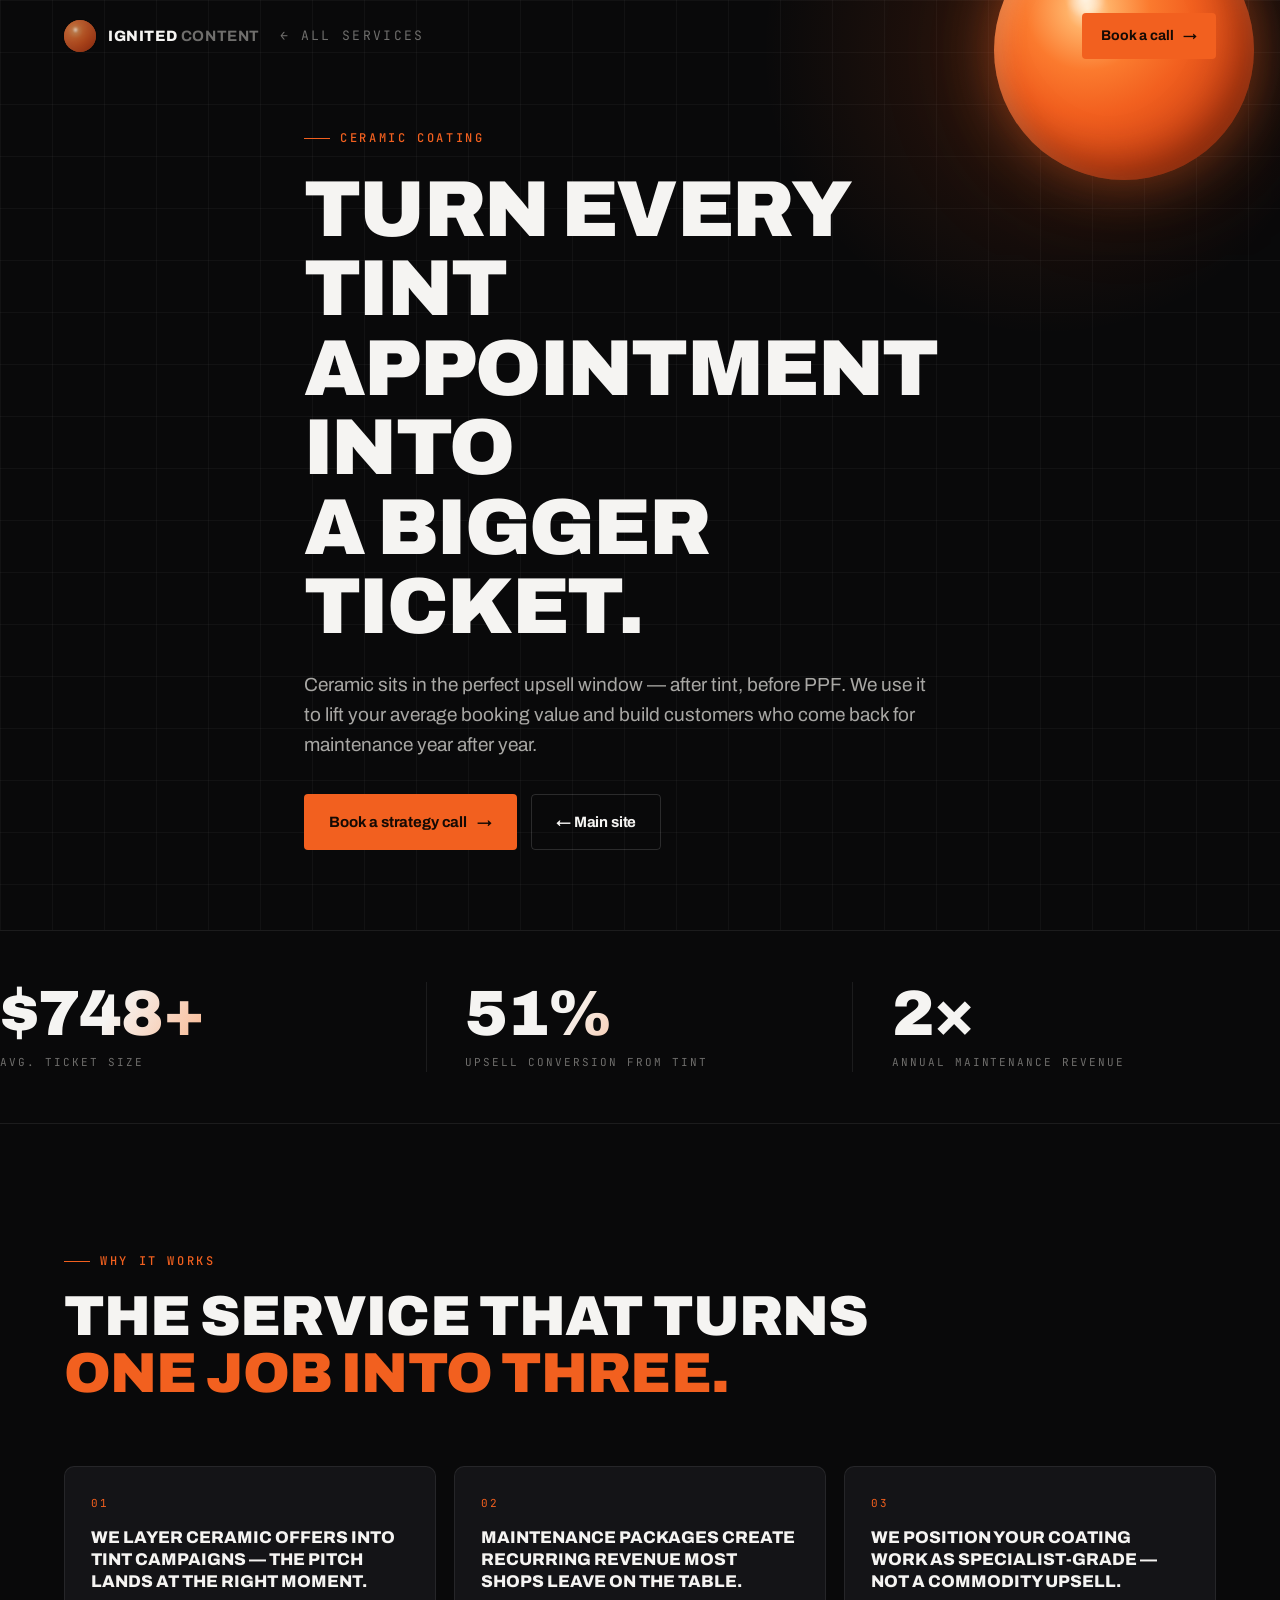
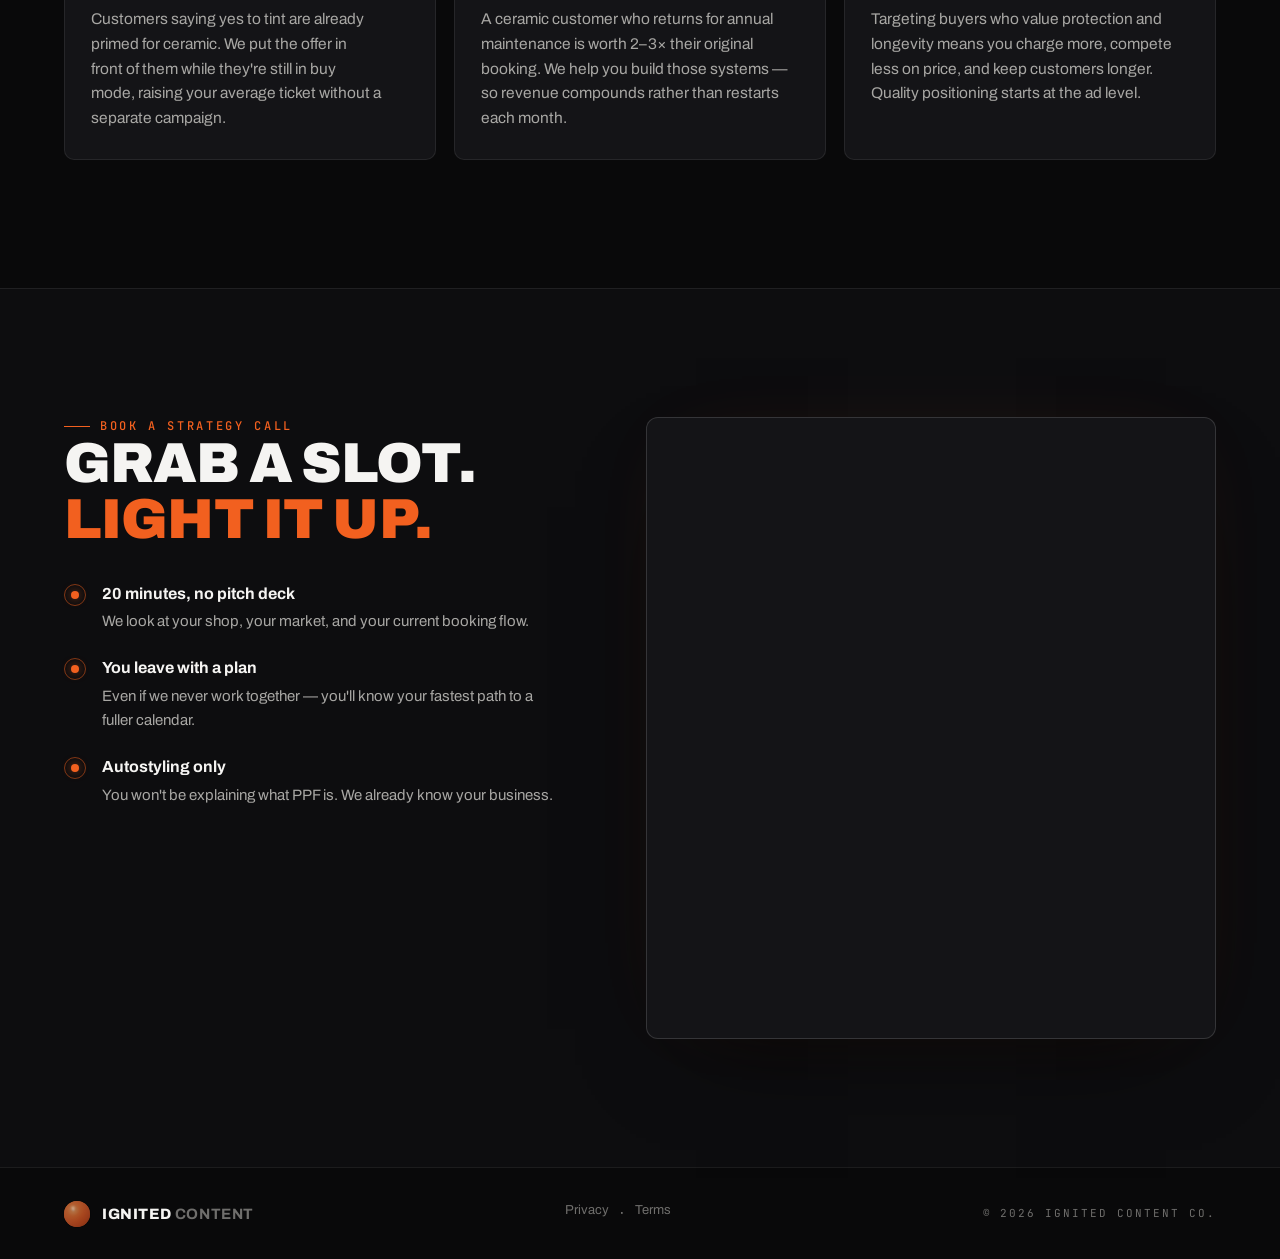
<file: ceramic.html>
<!DOCTYPE html>
<html lang="en" data-motion="full">
<head>
  <meta charset="UTF-8" />
  <meta name="viewport" content="width=device-width, initial-scale=1.0" />
  <title>Ceramic Coating Marketing | Ignited Content Co</title>
  <meta name="description" content="Ceramic sits in the perfect upsell window — after tint, before PPF. We use it to lift your average booking value and build recurring maintenance revenue." />
  <link rel="icon" type="image/svg+xml" href="data:image/svg+xml,%3Csvg xmlns='http://www.w3.org/2000/svg' viewBox='0 0 100 100'%3E%3Crect width='100' height='100' rx='22' fill='%2309090a'/%3E%3Cdefs%3E%3CradialGradient id='b' cx='38%25' cy='34%25' r='72%25'%3E%3Cstop offset='0%25' stop-color='%23ffe6c2'/%3E%3Cstop offset='26%25' stop-color='%23fb7a2e'/%3E%3Cstop offset='52%25' stop-color='%23f2601f'/%3E%3Cstop offset='100%25' stop-color='%238f2f0f'/%3E%3C/radialGradient%3E%3C/defs%3E%3Ccircle cx='50' cy='50' r='30' fill='url(%23b)'/%3E%3Ccircle cx='40' cy='40' r='6' fill='%23fff8eb' opacity='0.9'/%3E%3C/svg%3E" />
  <link rel="preconnect" href="https://fonts.googleapis.com" />
  <link rel="preconnect" href="https://fonts.gstatic.com" crossorigin />
  <link href="https://fonts.googleapis.com/css2?family=Archivo:wght@400;500;600;700;800;900&family=Archivo+Expanded:wght@600;700;800;900&family=JetBrains+Mono:wght@400;500;700&display=swap" rel="stylesheet" />
  <link rel="stylesheet" href="styles.css" />
  <link rel="stylesheet" href="service-page.css" />
</head>
<body>

  <nav class="sp-nav">
    <div class="wrap sp-nav-inner">
      <a href="index.html" class="brand">
        <span class="ball" style="width:32px;height:32px;"></span>
        <span class="brand-name">IGNITED<span class="co"> CONTENT</span></span>
      </a>
      <a href="index.html#services" class="sp-back mono-tag">← All services</a>
      <a href="#book" class="btn btn-primary btn-sm">Book a call <span class="arrow">→</span></a>
    </div>
  </nav>

  <section class="sp-hero grid-bg">
    <div class="sp-hero-glow" aria-hidden="true"></div>
    <div class="sp-ball-wrap" aria-hidden="true">
      <span class="ball glow pulse" style="width:260px;height:260px;"></span>
    </div>
    <div class="wrap sp-hero-inner">
      <div class="eyebrow reveal">Ceramic Coating</div>
      <h1 class="sp-h1 reveal">Turn every tint<br>appointment into<br>a bigger ticket.</h1>
      <p class="sp-sub reveal">Ceramic sits in the perfect upsell window — after tint, before PPF. We use it to lift your average booking value and build customers who come back for maintenance year after year.</p>
      <div class="sp-hero-ctas reveal">
        <a href="#book" class="btn btn-primary">Book a strategy call <span class="arrow">→</span></a>
        <a href="index.html" class="btn btn-ghost">← Main site</a>
      </div>
    </div>
  </section>

  <div class="sp-stats-strip">
    <div class="wrap sp-stats-grid">
      <div class="sp-stat">
        <div class="sp-stat-num counter" data-to="900" data-prefix="$" data-suffix="+">$900+</div>
        <div class="mono-tag dim">avg. ticket size</div>
      </div>
      <div class="sp-stat">
        <div class="sp-stat-num counter" data-to="67" data-suffix="%">67%</div>
        <div class="mono-tag dim">upsell conversion from tint</div>
      </div>
      <div class="sp-stat">
        <div class="sp-stat-num counter" data-to="2" data-suffix="×">2×</div>
        <div class="mono-tag dim">annual maintenance revenue</div>
      </div>
    </div>
  </div>

  <section class="sp-why">
    <div class="wrap">
      <div class="sec-head">
        <div class="eyebrow reveal">Why it works</div>
        <h2 class="sec-h2 reveal">The service that turns<br><span class="ig-em">one job into three.</span></h2>
      </div>
      <div class="sp-why-grid">
        <div class="spot-card sp-why-card reveal">
          <span class="sp-why-n mono-tag">01</span>
          <h3>We layer ceramic offers into tint campaigns — the pitch lands at the right moment.</h3>
          <p>Customers saying yes to tint are already primed for ceramic. We put the offer in front of them while they're still in buy mode, raising your average ticket without a separate campaign.</p>
        </div>
        <div class="spot-card sp-why-card reveal" style="transition-delay:90ms;">
          <span class="sp-why-n mono-tag">02</span>
          <h3>Maintenance packages create recurring revenue most shops leave on the table.</h3>
          <p>A ceramic customer who returns for annual maintenance is worth 2–3× their original booking. We help you build those systems — so revenue compounds rather than restarts each month.</p>
        </div>
        <div class="spot-card sp-why-card reveal" style="transition-delay:180ms;">
          <span class="sp-why-n mono-tag">03</span>
          <h3>We position your coating work as specialist-grade — not a commodity upsell.</h3>
          <p>Targeting buyers who value protection and longevity means you charge more, compete less on price, and keep customers longer. Quality positioning starts at the ad level.</p>
        </div>
      </div>
    </div>
  </section>

  <section class="sp-book" id="book">
    <div class="wrap sp-book-inner">
      <div class="sp-book-lead">
        <div class="eyebrow">Book a strategy call</div>
        <h2 class="sec-h2 reveal">Grab a slot.<br><span class="ig-em">Light it up.</span></h2>
        <div class="sp-book-points">
          <div class="sp-book-point reveal" style="transition-delay:80ms;">
            <span class="sp-book-dot"><span></span></span>
            <div><div class="sp-book-point-t">20 minutes, no pitch deck</div><p class="sp-book-point-d">We look at your shop, your market, and your current booking flow.</p></div>
          </div>
          <div class="sp-book-point reveal" style="transition-delay:160ms;">
            <span class="sp-book-dot"><span></span></span>
            <div><div class="sp-book-point-t">You leave with a plan</div><p class="sp-book-point-d">Even if we never work together — you'll know your fastest path to a fuller calendar.</p></div>
          </div>
          <div class="sp-book-point reveal" style="transition-delay:240ms;">
            <span class="sp-book-dot"><span></span></span>
            <div><div class="sp-book-point-t">Autostyling only</div><p class="sp-book-point-d">You won't be explaining what PPF is. We already know your business.</p></div>
          </div>
        </div>
      </div>
      <div class="sp-embed reveal" style="transition-delay:120ms;">
        <iframe src="https://api.leadconnectorhq.com/widget/booking/ID4iDYXACVn8Gl4bRsIm" scrolling="no" id="ID4iDYXACVn8Gl4bRsIm_1781763992059" style="width:100%;border:none;overflow:hidden;"></iframe>
      </div>
    </div>
  </section>

  <footer class="sp-footer">
    <div class="wrap sp-footer-inner">
      <a href="index.html" class="brand">
        <span class="ball" style="width:26px;height:26px;"></span>
        <span class="brand-name">IGNITED<span class="co"> CONTENT</span></span>
      </a>
      <span class="sp-footer-links"><a href="privacy.html">Privacy</a><span class="dot-sep">·</span><a href="terms.html">Terms</a></span>
      <span class="mono-tag dim">© 2026 Ignited Content Co.</span>
    </div>
  </footer>

  <script>
    var rIO=new IntersectionObserver(function(es){es.forEach(function(e){if(e.isIntersecting){e.target.classList.add('in');rIO.unobserve(e.target);}});},{threshold:0.12});
    document.querySelectorAll('.reveal').forEach(function(el){rIO.observe(el);});
    function animateCounter(el){var to=parseFloat(el.dataset.to),pre=el.dataset.prefix||'',suf=el.dataset.suffix||'',dec=+(el.dataset.decimals||0),dur=1800,t0=performance.now();(function tick(n){var p=Math.min(1,(n-t0)/dur),v=to*(1-Math.pow(1-p,4));el.textContent=pre+(dec?v.toFixed(dec):Math.round(v).toLocaleString())+suf;if(p<1)requestAnimationFrame(tick);else el.textContent=pre+(dec?to.toFixed(dec):to.toLocaleString())+suf;})(t0);}
    var cIO=new IntersectionObserver(function(es){es.forEach(function(e){if(e.isIntersecting){animateCounter(e.target);cIO.unobserve(e.target);}});},{threshold:0.5});
    document.querySelectorAll('.counter').forEach(function(el){cIO.observe(el);});
    document.querySelectorAll('.spot-card').forEach(function(c){c.addEventListener('mousemove',function(e){var r=c.getBoundingClientRect();c.style.setProperty('--sx',(e.clientX-r.left)+'px');c.style.setProperty('--sy',(e.clientY-r.top)+'px');});});
    var s=document.createElement('script');s.src='https://link.msgsndr.com/js/form_embed.js';s.type='text/javascript';document.body.appendChild(s);
    window.addEventListener('scroll',function(){document.querySelector('.sp-nav').classList.toggle('scrolled',window.scrollY>24);},{passive:true});
  </script>
</body>
</html>
</file>
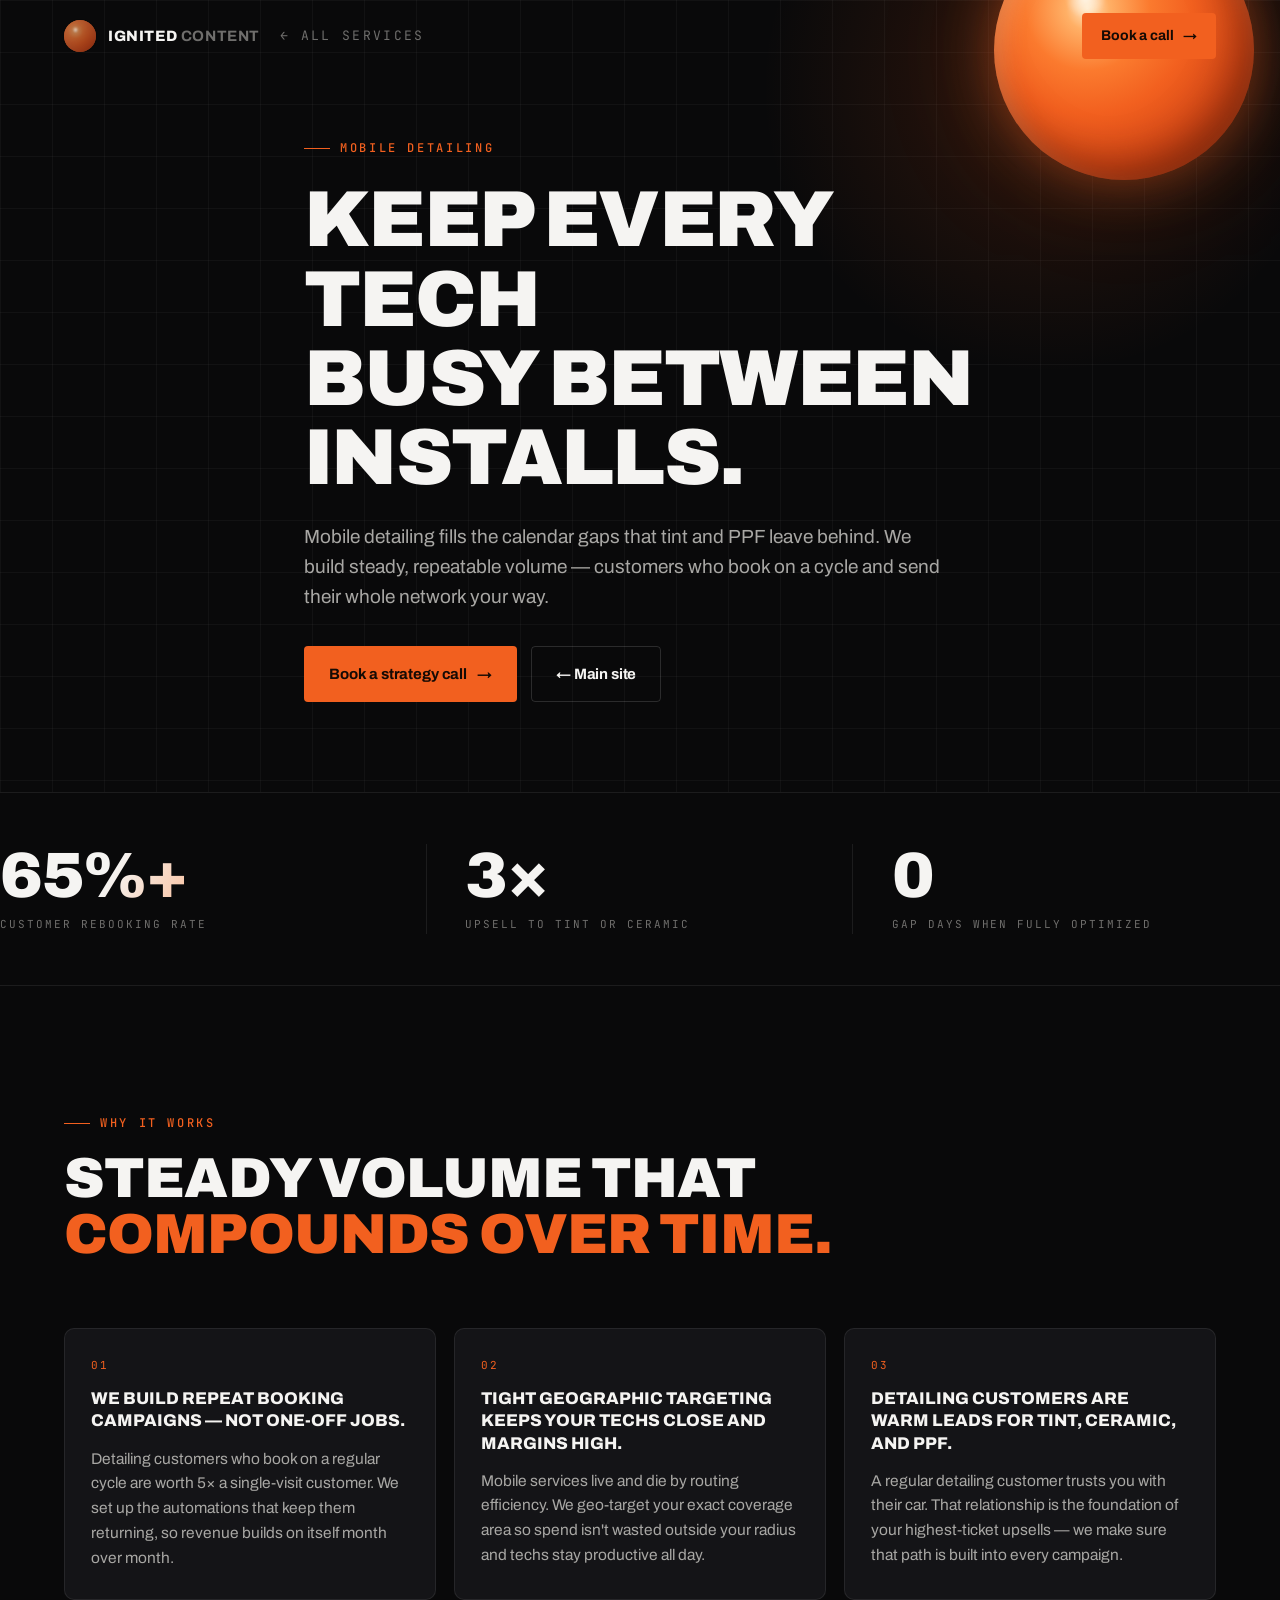
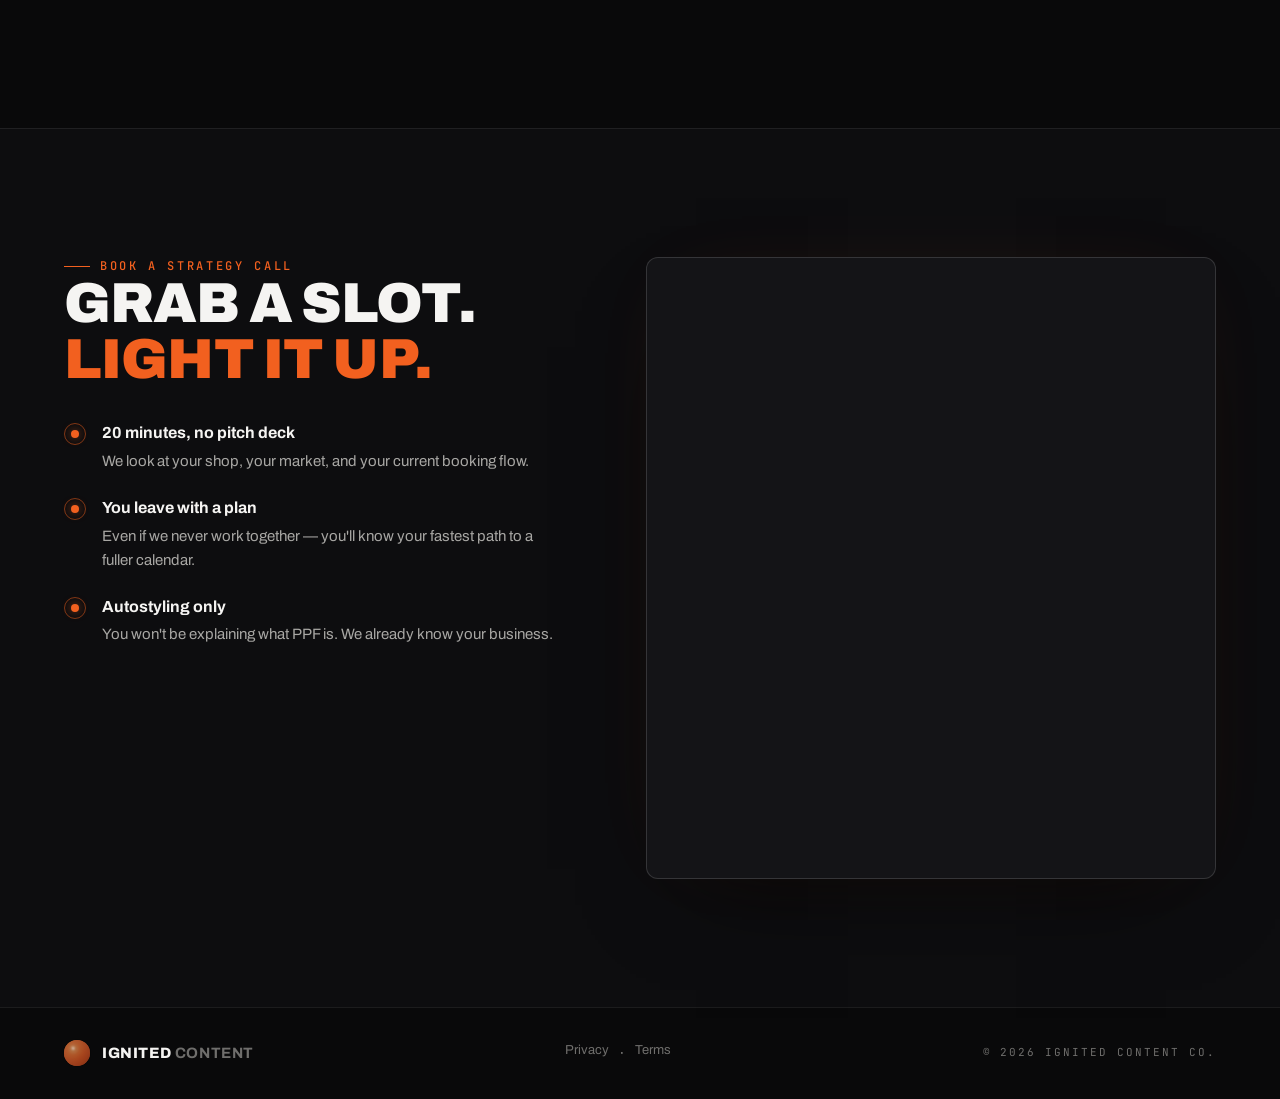
<file: detailing.html>
<!DOCTYPE html>
<html lang="en" data-motion="full">
<head>
  <meta charset="UTF-8" />
  <meta name="viewport" content="width=device-width, initial-scale=1.0" />
  <title>Mobile Detailing Marketing | Ignited Content Co</title>
  <meta name="description" content="Mobile detailing fills the calendar gaps that tint and PPF leave. We build steady, repeatable volume — customers who book on a cycle and refer their whole network." />
  <link rel="icon" type="image/svg+xml" href="data:image/svg+xml,%3Csvg xmlns='http://www.w3.org/2000/svg' viewBox='0 0 100 100'%3E%3Crect width='100' height='100' rx='22' fill='%2309090a'/%3E%3Cdefs%3E%3CradialGradient id='b' cx='38%25' cy='34%25' r='72%25'%3E%3Cstop offset='0%25' stop-color='%23ffe6c2'/%3E%3Cstop offset='26%25' stop-color='%23fb7a2e'/%3E%3Cstop offset='52%25' stop-color='%23f2601f'/%3E%3Cstop offset='100%25' stop-color='%238f2f0f'/%3E%3C/radialGradient%3E%3C/defs%3E%3Ccircle cx='50' cy='50' r='30' fill='url(%23b)'/%3E%3Ccircle cx='40' cy='40' r='6' fill='%23fff8eb' opacity='0.9'/%3E%3C/svg%3E" />
  <link rel="preconnect" href="https://fonts.googleapis.com" />
  <link rel="preconnect" href="https://fonts.gstatic.com" crossorigin />
  <link href="https://fonts.googleapis.com/css2?family=Archivo:wght@400;500;600;700;800;900&family=Archivo+Expanded:wght@600;700;800;900&family=JetBrains+Mono:wght@400;500;700&display=swap" rel="stylesheet" />
  <link rel="stylesheet" href="styles.css" />
  <link rel="stylesheet" href="service-page.css" />
</head>
<body>

  <nav class="sp-nav">
    <div class="wrap sp-nav-inner">
      <a href="index.html" class="brand">
        <span class="ball" style="width:32px;height:32px;"></span>
        <span class="brand-name">IGNITED<span class="co"> CONTENT</span></span>
      </a>
      <a href="index.html#services" class="sp-back mono-tag">← All services</a>
      <a href="#book" class="btn btn-primary btn-sm">Book a call <span class="arrow">→</span></a>
    </div>
  </nav>

  <section class="sp-hero grid-bg">
    <div class="sp-hero-glow" aria-hidden="true"></div>
    <div class="sp-ball-wrap" aria-hidden="true">
      <span class="ball glow pulse" style="width:260px;height:260px;"></span>
    </div>
    <div class="wrap sp-hero-inner">
      <div class="eyebrow reveal">Mobile Detailing</div>
      <h1 class="sp-h1 reveal">Keep every tech<br>busy between<br>installs.</h1>
      <p class="sp-sub reveal">Mobile detailing fills the calendar gaps that tint and PPF leave behind. We build steady, repeatable volume — customers who book on a cycle and send their whole network your way.</p>
      <div class="sp-hero-ctas reveal">
        <a href="#book" class="btn btn-primary">Book a strategy call <span class="arrow">→</span></a>
        <a href="index.html" class="btn btn-ghost">← Main site</a>
      </div>
    </div>
  </section>

  <div class="sp-stats-strip">
    <div class="wrap sp-stats-grid">
      <div class="sp-stat">
        <div class="sp-stat-num counter" data-to="65" data-suffix="%+">65%+</div>
        <div class="mono-tag dim">customer rebooking rate</div>
      </div>
      <div class="sp-stat">
        <div class="sp-stat-num counter" data-to="3" data-suffix="×">3×</div>
        <div class="mono-tag dim">upsell to tint or ceramic</div>
      </div>
      <div class="sp-stat">
        <div class="sp-stat-num counter" data-to="0">0</div>
        <div class="mono-tag dim">gap days when fully optimized</div>
      </div>
    </div>
  </div>

  <section class="sp-why">
    <div class="wrap">
      <div class="sec-head">
        <div class="eyebrow reveal">Why it works</div>
        <h2 class="sec-h2 reveal">Steady volume that<br><span class="ig-em">compounds over time.</span></h2>
      </div>
      <div class="sp-why-grid">
        <div class="spot-card sp-why-card reveal">
          <span class="sp-why-n mono-tag">01</span>
          <h3>We build repeat booking campaigns — not one-off jobs.</h3>
          <p>Detailing customers who book on a regular cycle are worth 5× a single-visit customer. We set up the automations that keep them returning, so revenue builds on itself month over month.</p>
        </div>
        <div class="spot-card sp-why-card reveal" style="transition-delay:90ms;">
          <span class="sp-why-n mono-tag">02</span>
          <h3>Tight geographic targeting keeps your techs close and margins high.</h3>
          <p>Mobile services live and die by routing efficiency. We geo-target your exact coverage area so spend isn't wasted outside your radius and techs stay productive all day.</p>
        </div>
        <div class="spot-card sp-why-card reveal" style="transition-delay:180ms;">
          <span class="sp-why-n mono-tag">03</span>
          <h3>Detailing customers are warm leads for tint, ceramic, and PPF.</h3>
          <p>A regular detailing customer trusts you with their car. That relationship is the foundation of your highest-ticket upsells — we make sure that path is built into every campaign.</p>
        </div>
      </div>
    </div>
  </section>

  <section class="sp-book" id="book">
    <div class="wrap sp-book-inner">
      <div class="sp-book-lead">
        <div class="eyebrow">Book a strategy call</div>
        <h2 class="sec-h2 reveal">Grab a slot.<br><span class="ig-em">Light it up.</span></h2>
        <div class="sp-book-points">
          <div class="sp-book-point reveal" style="transition-delay:80ms;">
            <span class="sp-book-dot"><span></span></span>
            <div><div class="sp-book-point-t">20 minutes, no pitch deck</div><p class="sp-book-point-d">We look at your shop, your market, and your current booking flow.</p></div>
          </div>
          <div class="sp-book-point reveal" style="transition-delay:160ms;">
            <span class="sp-book-dot"><span></span></span>
            <div><div class="sp-book-point-t">You leave with a plan</div><p class="sp-book-point-d">Even if we never work together — you'll know your fastest path to a fuller calendar.</p></div>
          </div>
          <div class="sp-book-point reveal" style="transition-delay:240ms;">
            <span class="sp-book-dot"><span></span></span>
            <div><div class="sp-book-point-t">Autostyling only</div><p class="sp-book-point-d">You won't be explaining what PPF is. We already know your business.</p></div>
          </div>
        </div>
      </div>
      <div class="sp-embed reveal" style="transition-delay:120ms;">
        <iframe src="https://api.leadconnectorhq.com/widget/booking/ID4iDYXACVn8Gl4bRsIm" scrolling="no" id="ID4iDYXACVn8Gl4bRsIm_1781763992059" style="width:100%;border:none;overflow:hidden;"></iframe>
      </div>
    </div>
  </section>

  <footer class="sp-footer">
    <div class="wrap sp-footer-inner">
      <a href="index.html" class="brand">
        <span class="ball" style="width:26px;height:26px;"></span>
        <span class="brand-name">IGNITED<span class="co"> CONTENT</span></span>
      </a>
      <span class="sp-footer-links"><a href="privacy.html">Privacy</a><span class="dot-sep">·</span><a href="terms.html">Terms</a></span>
      <span class="mono-tag dim">© 2026 Ignited Content Co.</span>
    </div>
  </footer>

  <script>
    var rIO=new IntersectionObserver(function(es){es.forEach(function(e){if(e.isIntersecting){e.target.classList.add('in');rIO.unobserve(e.target);}});},{threshold:0.12});
    document.querySelectorAll('.reveal').forEach(function(el){rIO.observe(el);});
    function animateCounter(el){var to=parseFloat(el.dataset.to),pre=el.dataset.prefix||'',suf=el.dataset.suffix||'',dec=+(el.dataset.decimals||0),dur=1800,t0=performance.now();(function tick(n){var p=Math.min(1,(n-t0)/dur),v=to*(1-Math.pow(1-p,4));el.textContent=pre+(dec?v.toFixed(dec):Math.round(v).toLocaleString())+suf;if(p<1)requestAnimationFrame(tick);else el.textContent=pre+(dec?to.toFixed(dec):to.toLocaleString())+suf;})(t0);}
    var cIO=new IntersectionObserver(function(es){es.forEach(function(e){if(e.isIntersecting){animateCounter(e.target);cIO.unobserve(e.target);}});},{threshold:0.5});
    document.querySelectorAll('.counter').forEach(function(el){cIO.observe(el);});
    document.querySelectorAll('.spot-card').forEach(function(c){c.addEventListener('mousemove',function(e){var r=c.getBoundingClientRect();c.style.setProperty('--sx',(e.clientX-r.left)+'px');c.style.setProperty('--sy',(e.clientY-r.top)+'px');});});
    var s=document.createElement('script');s.src='https://link.msgsndr.com/js/form_embed.js';s.type='text/javascript';document.body.appendChild(s);
    window.addEventListener('scroll',function(){document.querySelector('.sp-nav').classList.toggle('scrolled',window.scrollY>24);},{passive:true});
  </script>
</body>
</html>
</file>
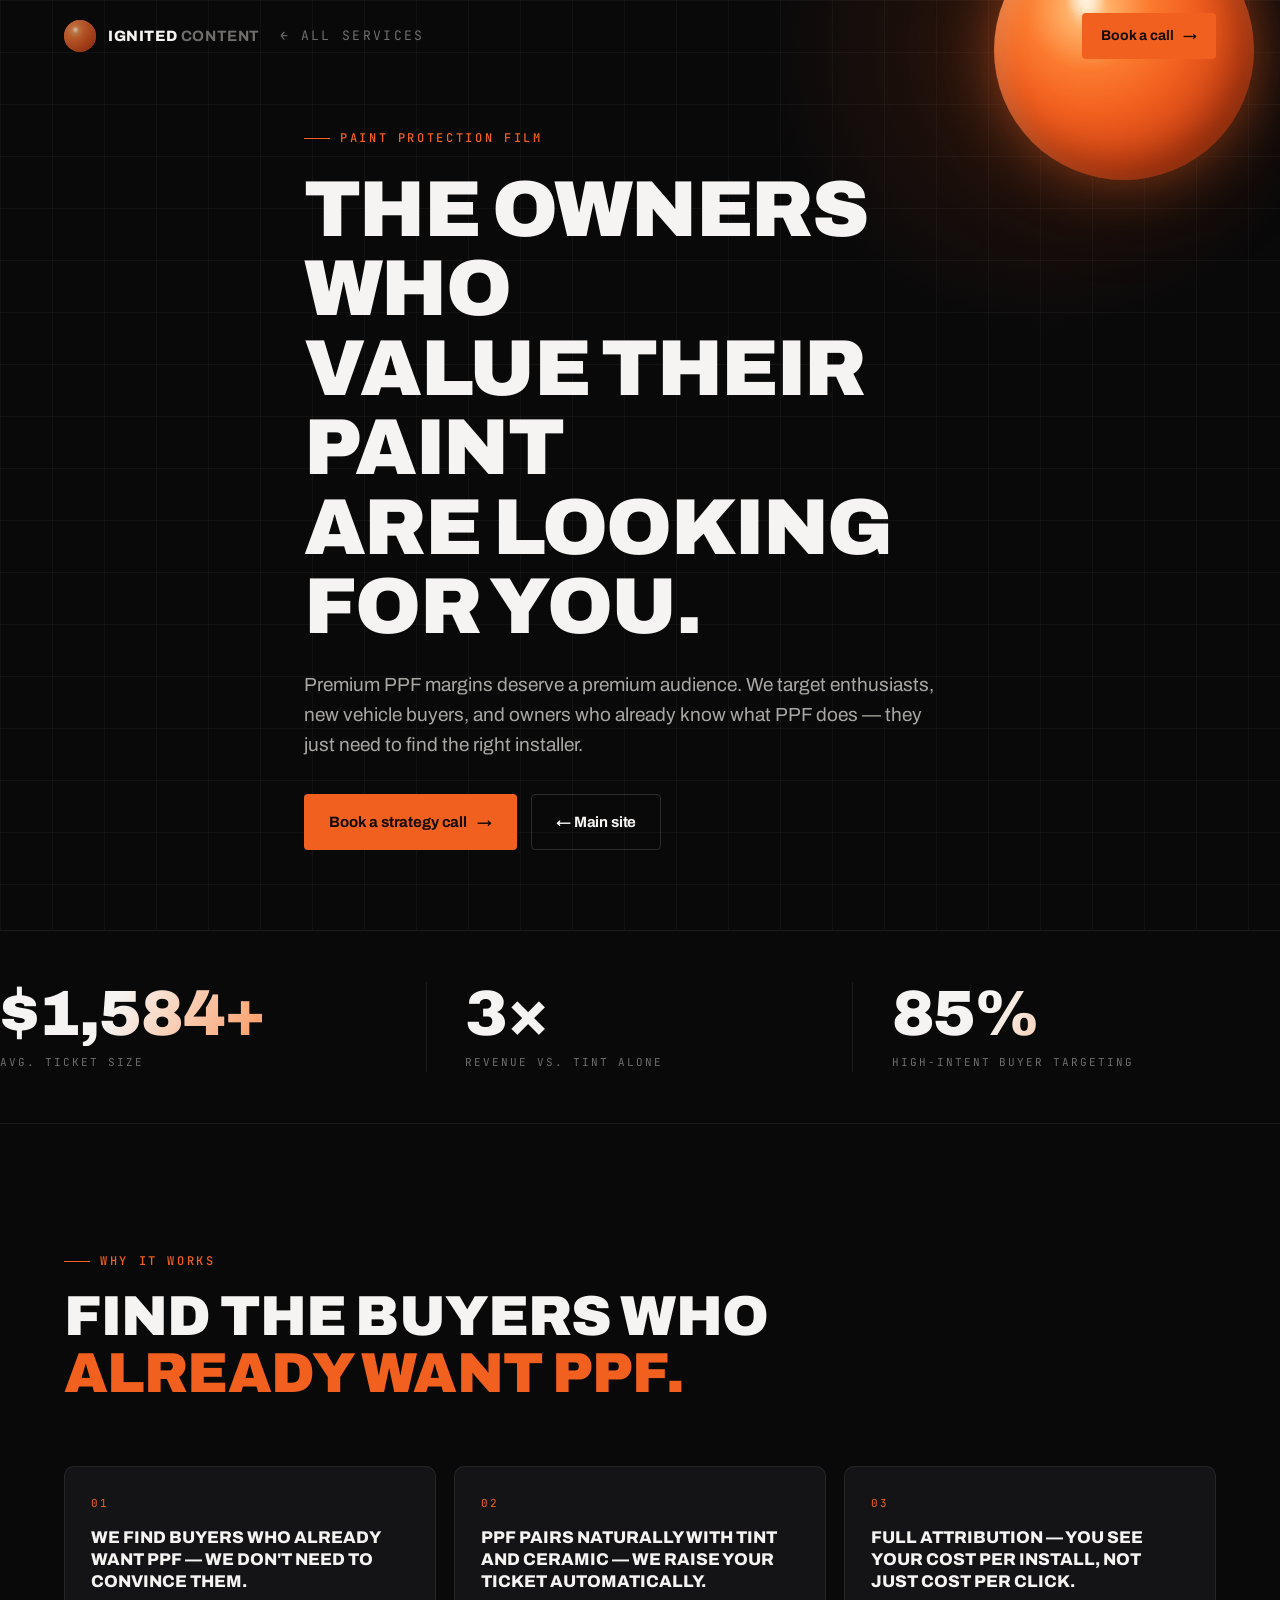
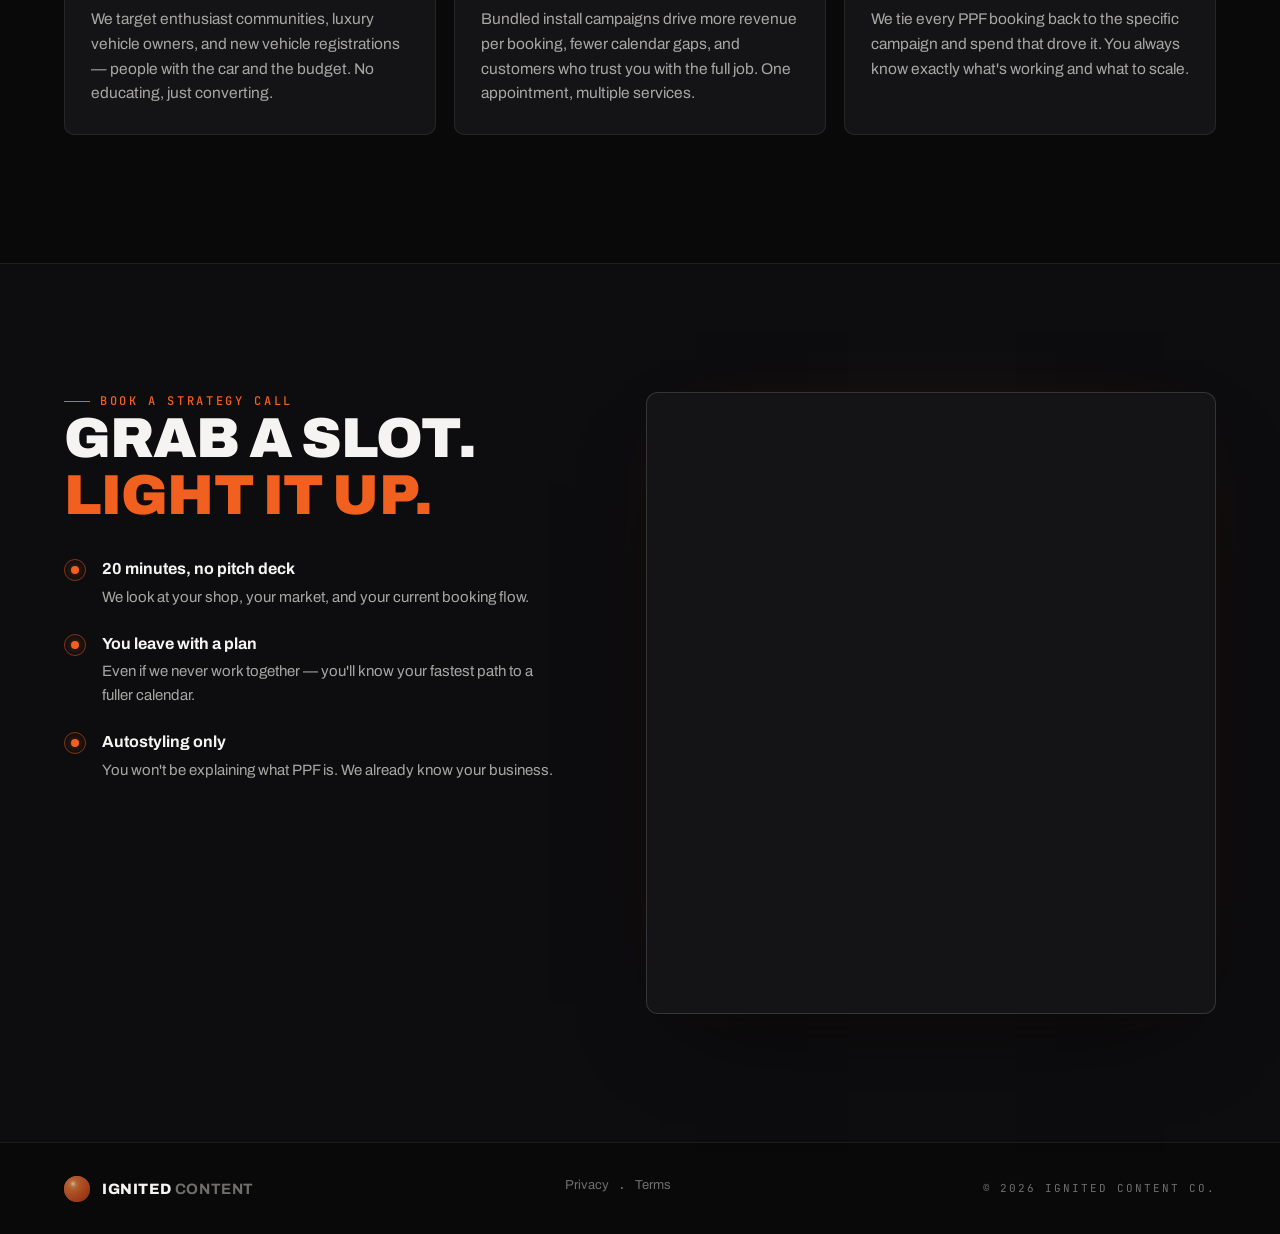
<file: ppf.html>
<!DOCTYPE html>
<html lang="en" data-motion="full">
<head>
  <meta charset="UTF-8" />
  <meta name="viewport" content="width=device-width, initial-scale=1.0" />
  <title>PPF Marketing | Ignited Content Co</title>
  <meta name="description" content="Premium PPF margins deserve a premium audience. We target enthusiasts, new vehicle buyers, and owners who already know what PPF does — they just need to find the right installer." />
  <link rel="icon" type="image/svg+xml" href="data:image/svg+xml,%3Csvg xmlns='http://www.w3.org/2000/svg' viewBox='0 0 100 100'%3E%3Crect width='100' height='100' rx='22' fill='%2309090a'/%3E%3Cdefs%3E%3CradialGradient id='b' cx='38%25' cy='34%25' r='72%25'%3E%3Cstop offset='0%25' stop-color='%23ffe6c2'/%3E%3Cstop offset='26%25' stop-color='%23fb7a2e'/%3E%3Cstop offset='52%25' stop-color='%23f2601f'/%3E%3Cstop offset='100%25' stop-color='%238f2f0f'/%3E%3C/radialGradient%3E%3C/defs%3E%3Ccircle cx='50' cy='50' r='30' fill='url(%23b)'/%3E%3Ccircle cx='40' cy='40' r='6' fill='%23fff8eb' opacity='0.9'/%3E%3C/svg%3E" />
  <link rel="preconnect" href="https://fonts.googleapis.com" />
  <link rel="preconnect" href="https://fonts.gstatic.com" crossorigin />
  <link href="https://fonts.googleapis.com/css2?family=Archivo:wght@400;500;600;700;800;900&family=Archivo+Expanded:wght@600;700;800;900&family=JetBrains+Mono:wght@400;500;700&display=swap" rel="stylesheet" />
  <link rel="stylesheet" href="styles.css" />
  <link rel="stylesheet" href="service-page.css" />
</head>
<body>

  <nav class="sp-nav">
    <div class="wrap sp-nav-inner">
      <a href="index.html" class="brand">
        <span class="ball" style="width:32px;height:32px;"></span>
        <span class="brand-name">IGNITED<span class="co"> CONTENT</span></span>
      </a>
      <a href="index.html#services" class="sp-back mono-tag">← All services</a>
      <a href="#book" class="btn btn-primary btn-sm">Book a call <span class="arrow">→</span></a>
    </div>
  </nav>

  <section class="sp-hero grid-bg">
    <div class="sp-hero-glow" aria-hidden="true"></div>
    <div class="sp-ball-wrap" aria-hidden="true">
      <span class="ball glow pulse" style="width:260px;height:260px;"></span>
    </div>
    <div class="wrap sp-hero-inner">
      <div class="eyebrow reveal">Paint Protection Film</div>
      <h1 class="sp-h1 reveal">The owners who<br>value their paint<br>are looking for you.</h1>
      <p class="sp-sub reveal">Premium PPF margins deserve a premium audience. We target enthusiasts, new vehicle buyers, and owners who already know what PPF does — they just need to find the right installer.</p>
      <div class="sp-hero-ctas reveal">
        <a href="#book" class="btn btn-primary">Book a strategy call <span class="arrow">→</span></a>
        <a href="index.html" class="btn btn-ghost">← Main site</a>
      </div>
    </div>
  </section>

  <div class="sp-stats-strip">
    <div class="wrap sp-stats-grid">
      <div class="sp-stat">
        <div class="sp-stat-num counter" data-to="1800" data-prefix="$" data-suffix="+">$1,800+</div>
        <div class="mono-tag dim">avg. ticket size</div>
      </div>
      <div class="sp-stat">
        <div class="sp-stat-num counter" data-to="3" data-suffix="×">3×</div>
        <div class="mono-tag dim">revenue vs. tint alone</div>
      </div>
      <div class="sp-stat">
        <div class="sp-stat-num counter" data-to="100" data-suffix="%">100%</div>
        <div class="mono-tag dim">high-intent buyer targeting</div>
      </div>
    </div>
  </div>

  <section class="sp-why">
    <div class="wrap">
      <div class="sec-head">
        <div class="eyebrow reveal">Why it works</div>
        <h2 class="sec-h2 reveal">Find the buyers who<br><span class="ig-em">already want PPF.</span></h2>
      </div>
      <div class="sp-why-grid">
        <div class="spot-card sp-why-card reveal">
          <span class="sp-why-n mono-tag">01</span>
          <h3>We find buyers who already want PPF — we don't need to convince them.</h3>
          <p>We target enthusiast communities, luxury vehicle owners, and new vehicle registrations — people with the car and the budget. No educating, just converting.</p>
        </div>
        <div class="spot-card sp-why-card reveal" style="transition-delay:90ms;">
          <span class="sp-why-n mono-tag">02</span>
          <h3>PPF pairs naturally with tint and ceramic — we raise your ticket automatically.</h3>
          <p>Bundled install campaigns drive more revenue per booking, fewer calendar gaps, and customers who trust you with the full job. One appointment, multiple services.</p>
        </div>
        <div class="spot-card sp-why-card reveal" style="transition-delay:180ms;">
          <span class="sp-why-n mono-tag">03</span>
          <h3>Full attribution — you see your cost per install, not just cost per click.</h3>
          <p>We tie every PPF booking back to the specific campaign and spend that drove it. You always know exactly what's working and what to scale.</p>
        </div>
      </div>
    </div>
  </section>

  <section class="sp-book" id="book">
    <div class="wrap sp-book-inner">
      <div class="sp-book-lead">
        <div class="eyebrow">Book a strategy call</div>
        <h2 class="sec-h2 reveal">Grab a slot.<br><span class="ig-em">Light it up.</span></h2>
        <div class="sp-book-points">
          <div class="sp-book-point reveal" style="transition-delay:80ms;">
            <span class="sp-book-dot"><span></span></span>
            <div><div class="sp-book-point-t">20 minutes, no pitch deck</div><p class="sp-book-point-d">We look at your shop, your market, and your current booking flow.</p></div>
          </div>
          <div class="sp-book-point reveal" style="transition-delay:160ms;">
            <span class="sp-book-dot"><span></span></span>
            <div><div class="sp-book-point-t">You leave with a plan</div><p class="sp-book-point-d">Even if we never work together — you'll know your fastest path to a fuller calendar.</p></div>
          </div>
          <div class="sp-book-point reveal" style="transition-delay:240ms;">
            <span class="sp-book-dot"><span></span></span>
            <div><div class="sp-book-point-t">Autostyling only</div><p class="sp-book-point-d">You won't be explaining what PPF is. We already know your business.</p></div>
          </div>
        </div>
      </div>
      <div class="sp-embed reveal" style="transition-delay:120ms;">
        <iframe src="https://api.leadconnectorhq.com/widget/booking/ID4iDYXACVn8Gl4bRsIm" scrolling="no" id="ID4iDYXACVn8Gl4bRsIm_1781763992059" style="width:100%;border:none;overflow:hidden;"></iframe>
      </div>
    </div>
  </section>

  <footer class="sp-footer">
    <div class="wrap sp-footer-inner">
      <a href="index.html" class="brand">
        <span class="ball" style="width:26px;height:26px;"></span>
        <span class="brand-name">IGNITED<span class="co"> CONTENT</span></span>
      </a>
      <span class="sp-footer-links"><a href="privacy.html">Privacy</a><span class="dot-sep">·</span><a href="terms.html">Terms</a></span>
      <span class="mono-tag dim">© 2026 Ignited Content Co.</span>
    </div>
  </footer>

  <script>
    var rIO=new IntersectionObserver(function(es){es.forEach(function(e){if(e.isIntersecting){e.target.classList.add('in');rIO.unobserve(e.target);}});},{threshold:0.12});
    document.querySelectorAll('.reveal').forEach(function(el){rIO.observe(el);});
    function animateCounter(el){var to=parseFloat(el.dataset.to),pre=el.dataset.prefix||'',suf=el.dataset.suffix||'',dec=+(el.dataset.decimals||0),dur=1800,t0=performance.now();(function tick(n){var p=Math.min(1,(n-t0)/dur),v=to*(1-Math.pow(1-p,4));el.textContent=pre+(dec?v.toFixed(dec):Math.round(v).toLocaleString())+suf;if(p<1)requestAnimationFrame(tick);else el.textContent=pre+(dec?to.toFixed(dec):to.toLocaleString())+suf;})(t0);}
    var cIO=new IntersectionObserver(function(es){es.forEach(function(e){if(e.isIntersecting){animateCounter(e.target);cIO.unobserve(e.target);}});},{threshold:0.5});
    document.querySelectorAll('.counter').forEach(function(el){cIO.observe(el);});
    document.querySelectorAll('.spot-card').forEach(function(c){c.addEventListener('mousemove',function(e){var r=c.getBoundingClientRect();c.style.setProperty('--sx',(e.clientX-r.left)+'px');c.style.setProperty('--sy',(e.clientY-r.top)+'px');});});
    var s=document.createElement('script');s.src='https://link.msgsndr.com/js/form_embed.js';s.type='text/javascript';document.body.appendChild(s);
    window.addEventListener('scroll',function(){document.querySelector('.sp-nav').classList.toggle('scrolled',window.scrollY>24);},{passive:true});
  </script>
</body>
</html>
</file>
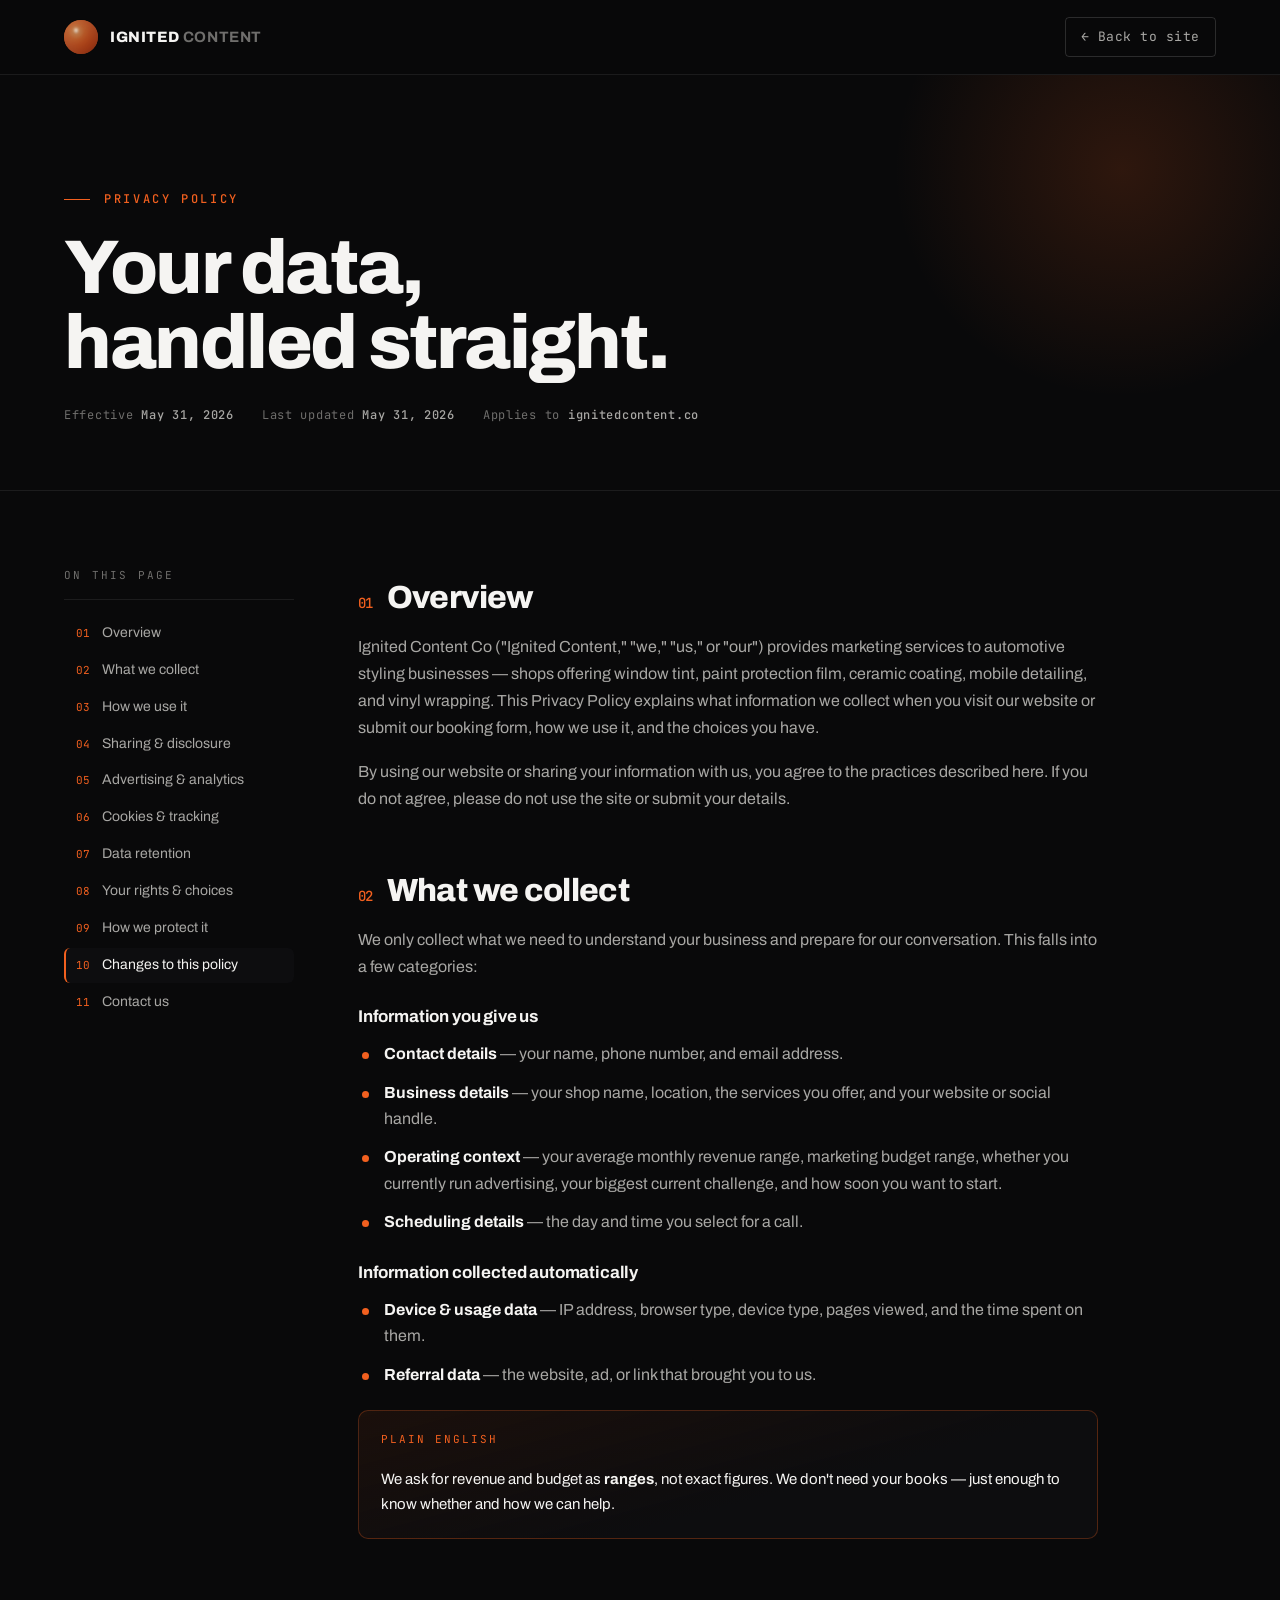
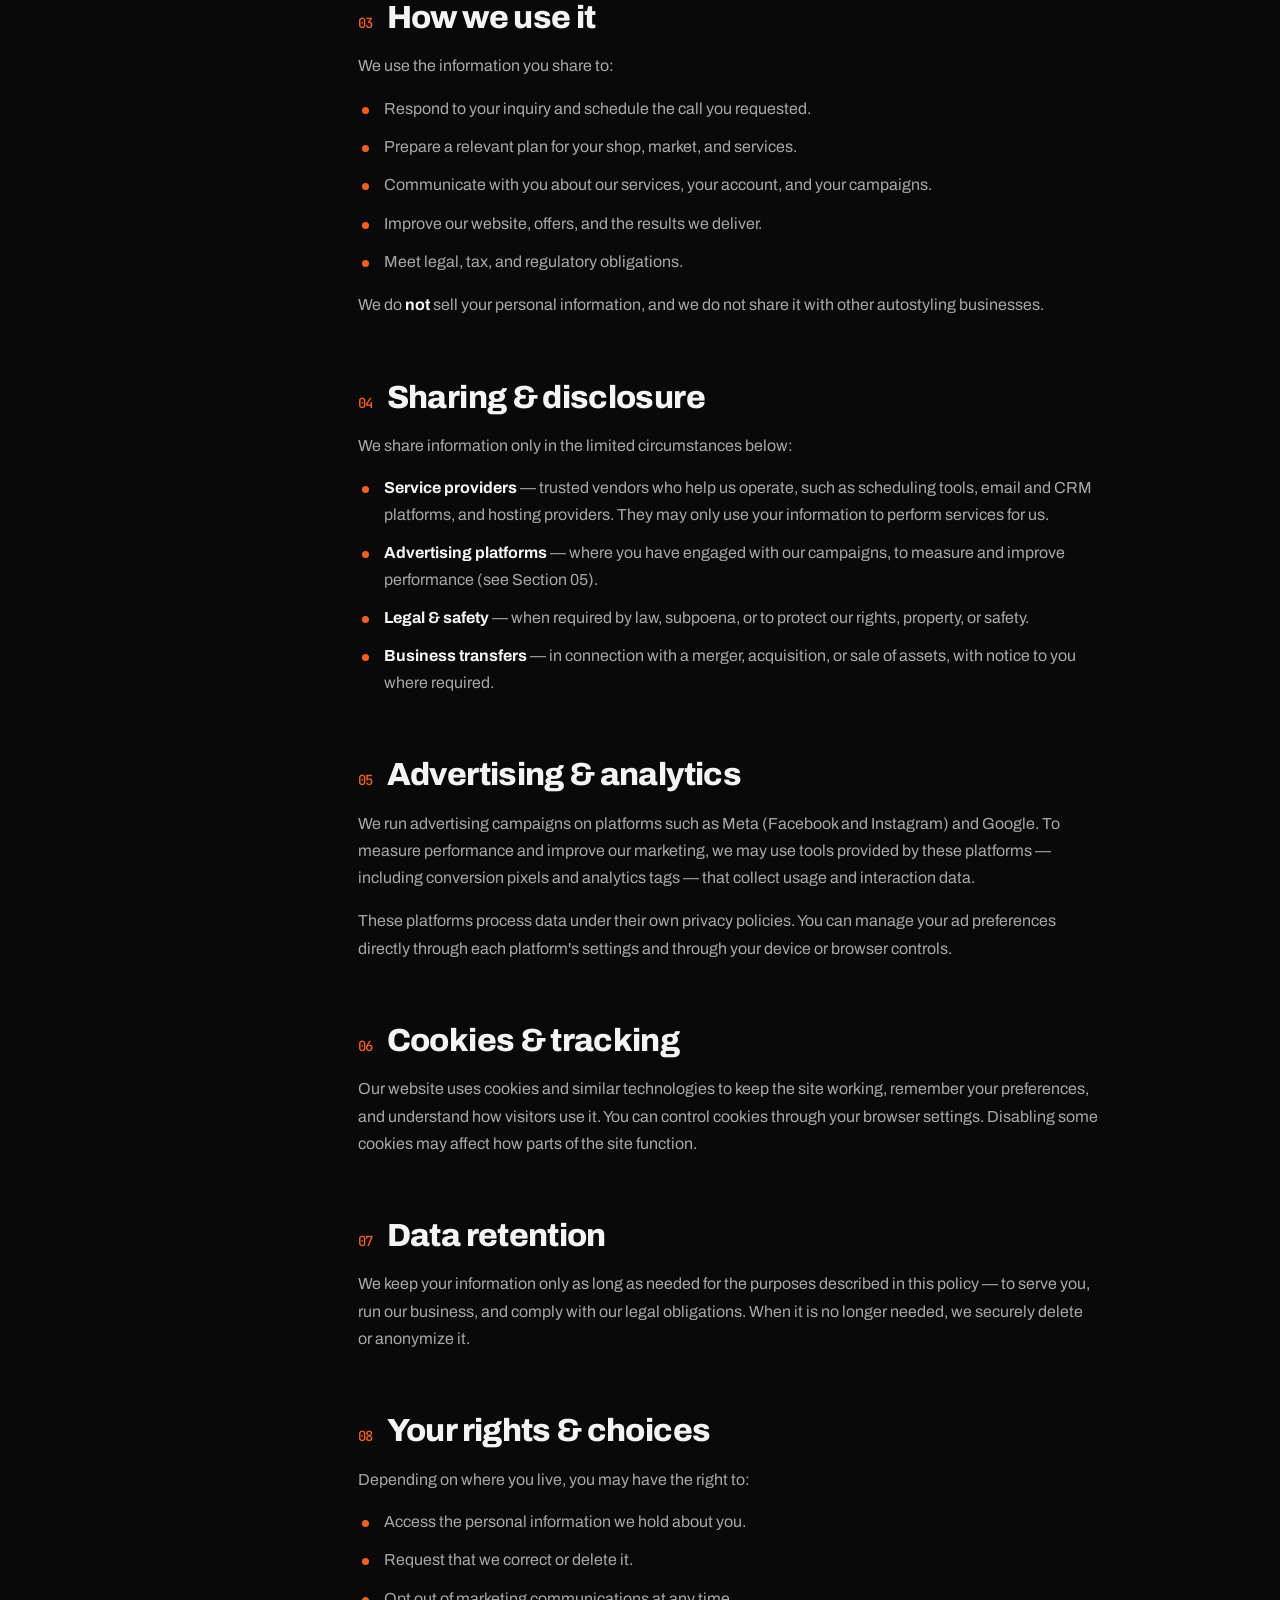
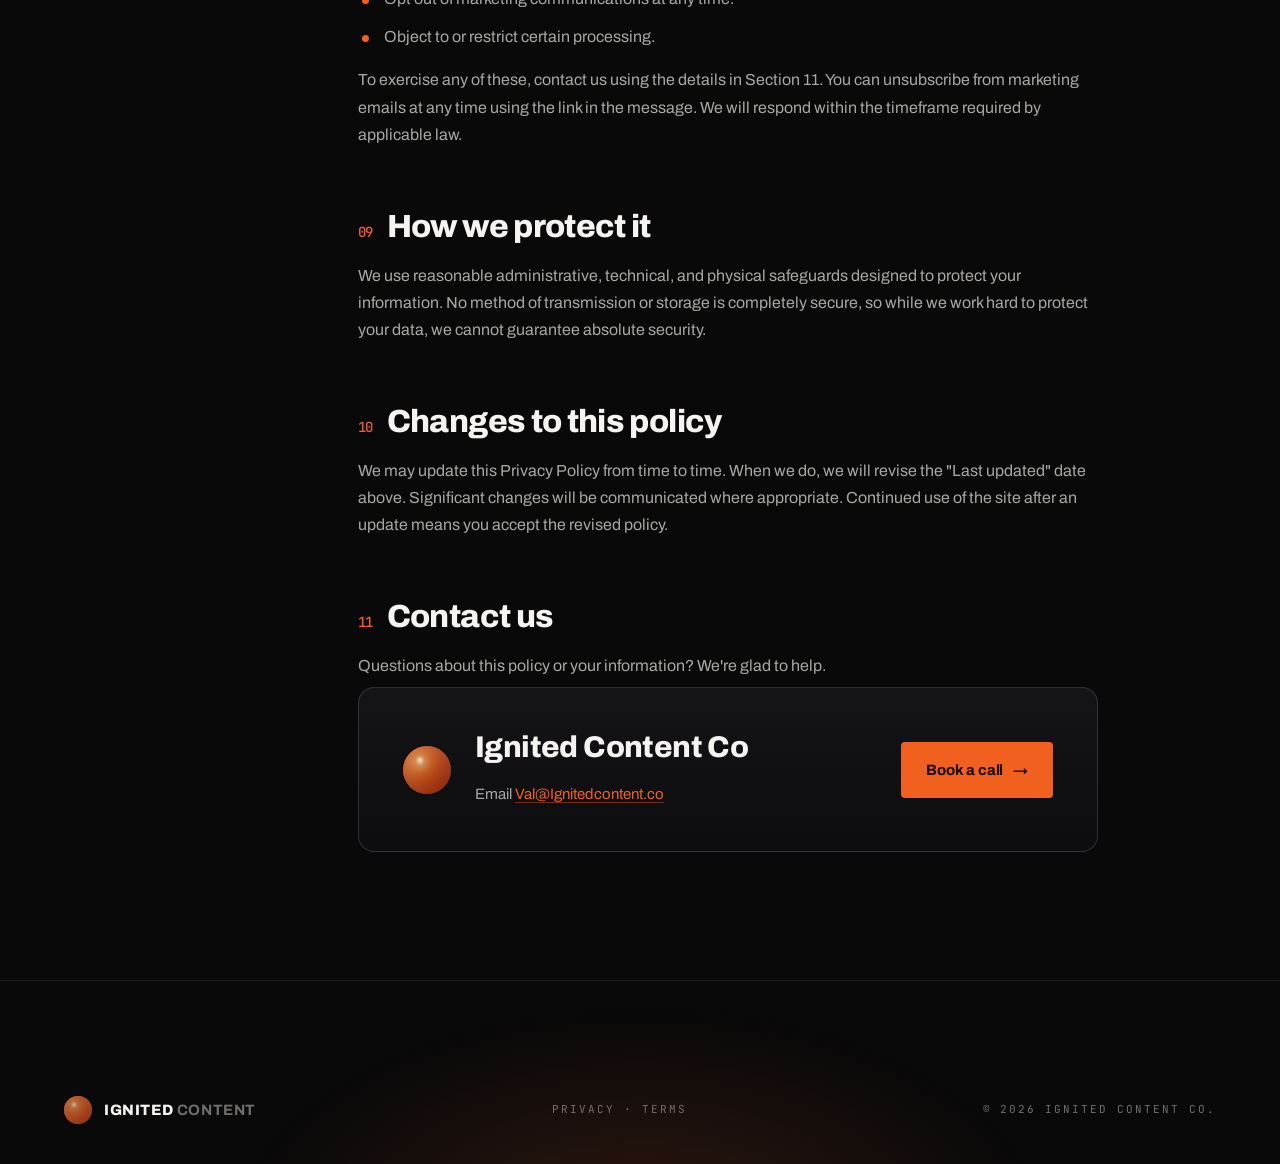
<file: privacy.html>
<!DOCTYPE html>
<html lang="en">
<head>
  <meta charset="UTF-8" />
  <meta name="viewport" content="width=device-width, initial-scale=1.0" />
  <title>Privacy Policy — Ignited Content Co</title>
  <meta name="description" content="How Ignited Content Co collects, uses, and protects the information you share with us." />
  <link rel="icon" type="image/svg+xml" href="data:image/svg+xml,%3Csvg xmlns='http://www.w3.org/2000/svg' viewBox='0 0 100 100'%3E%3Crect width='100' height='100' rx='22' fill='%2309090a'/%3E%3Cdefs%3E%3CradialGradient id='b' cx='38%25' cy='34%25' r='72%25'%3E%3Cstop offset='0%25' stop-color='%23ffe6c2'/%3E%3Cstop offset='26%25' stop-color='%23fb7a2e'/%3E%3Cstop offset='52%25' stop-color='%23f2601f'/%3E%3Cstop offset='100%25' stop-color='%238f2f0f'/%3E%3C/radialGradient%3E%3C/defs%3E%3Ccircle cx='50' cy='50' r='30' fill='url(%23b)'/%3E%3Ccircle cx='40' cy='40' r='6' fill='%23fff8eb' opacity='0.9'/%3E%3C/svg%3E" />
  <meta name="theme-color" content="#09090a" />
  <link rel="preconnect" href="https://fonts.googleapis.com" />
  <link rel="preconnect" href="https://fonts.gstatic.com" crossorigin />
  <link href="https://fonts.googleapis.com/css2?family=Archivo:wght@400;500;600;700;800;900&family=Archivo+Expanded:wght@600;700;800;900&family=JetBrains+Mono:wght@400;500;700&display=swap" rel="stylesheet" />
  <link rel="stylesheet" href="styles.css" />
  <link rel="stylesheet" href="sections.css" />
  <link rel="stylesheet" href="legal.css" />
</head>
<body>
  <!-- NAV -->
  <nav class="legal-nav">
    <div class="wrap legal-nav-inner">
      <a class="brand" href="index.html">
        <span class="ball pulse" style="width:34px;height:34px;" aria-hidden="true"></span>
        <span class="brand-name">IGNITED<span class="co"> CONTENT</span></span>
      </a>
      <a class="legal-back" href="index.html">← Back to site</a>
    </div>
  </nav>

  <!-- HERO -->
  <header class="legal-hero">
    <div class="hero-glow"></div>
    <div class="wrap">
      <div class="legal-kicker eyebrow">Privacy Policy</div>
      <h1 class="legal-h1">Your data,<br />handled straight.</h1>
      <div class="legal-meta">
        <span>Effective <b>May 31, 2026</b></span>
        <span>Last updated <b>May 31, 2026</b></span>
        <span>Applies to <b>ignitedcontent.co</b></span>
      </div>
    </div>
  </header>

  <!-- BODY -->
  <main class="legal-body">
    <div class="wrap legal-grid">
      <!-- TOC -->
      <aside class="legal-toc">
        <div class="legal-toc-title">On this page</div>
        <ol>
          <li><a href="#intro">Overview</a></li>
          <li><a href="#collect">What we collect</a></li>
          <li><a href="#use">How we use it</a></li>
          <li><a href="#share">Sharing &amp; disclosure</a></li>
          <li><a href="#ads">Advertising &amp; analytics</a></li>
          <li><a href="#cookies">Cookies &amp; tracking</a></li>
          <li><a href="#retention">Data retention</a></li>
          <li><a href="#rights">Your rights &amp; choices</a></li>
          <li><a href="#security">How we protect it</a></li>
          <li><a href="#changes">Changes to this policy</a></li>
          <li><a href="#contact">Contact us</a></li>
        </ol>
      </aside>

      <!-- PROSE -->
      <div class="legal-prose">
        <section class="legal-section" id="intro">
          <h2><span class="num">01</span> Overview</h2>
          <p>Ignited Content Co ("Ignited Content," "we," "us," or "our") provides marketing services to automotive styling businesses — shops offering window tint, paint protection film, ceramic coating, mobile detailing, and vinyl wrapping. This Privacy Policy explains what information we collect when you visit our website or submit our booking form, how we use it, and the choices you have.</p>
          <p>By using our website or sharing your information with us, you agree to the practices described here. If you do not agree, please do not use the site or submit your details.</p>
        </section>

        <section class="legal-section" id="collect">
          <h2><span class="num">02</span> What we collect</h2>
          <p>We only collect what we need to understand your business and prepare for our conversation. This falls into a few categories:</p>
          <h3>Information you give us</h3>
          <ul>
            <li><strong>Contact details</strong> — your name, phone number, and email address.</li>
            <li><strong>Business details</strong> — your shop name, location, the services you offer, and your website or social handle.</li>
            <li><strong>Operating context</strong> — your average monthly revenue range, marketing budget range, whether you currently run advertising, your biggest current challenge, and how soon you want to start.</li>
            <li><strong>Scheduling details</strong> — the day and time you select for a call.</li>
          </ul>
          <h3>Information collected automatically</h3>
          <ul>
            <li><strong>Device &amp; usage data</strong> — IP address, browser type, device type, pages viewed, and the time spent on them.</li>
            <li><strong>Referral data</strong> — the website, ad, or link that brought you to us.</li>
          </ul>
          <div class="legal-note">
            <span class="mono-tag">Plain English</span>
            <p>We ask for revenue and budget as <strong>ranges</strong>, not exact figures. We don't need your books — just enough to know whether and how we can help.</p>
          </div>
        </section>

        <section class="legal-section" id="use">
          <h2><span class="num">03</span> How we use it</h2>
          <p>We use the information you share to:</p>
          <ul>
            <li>Respond to your inquiry and schedule the call you requested.</li>
            <li>Prepare a relevant plan for your shop, market, and services.</li>
            <li>Communicate with you about our services, your account, and your campaigns.</li>
            <li>Improve our website, offers, and the results we deliver.</li>
            <li>Meet legal, tax, and regulatory obligations.</li>
          </ul>
          <p>We do <strong>not</strong> sell your personal information, and we do not share it with other autostyling businesses.</p>
        </section>

        <section class="legal-section" id="share">
          <h2><span class="num">04</span> Sharing &amp; disclosure</h2>
          <p>We share information only in the limited circumstances below:</p>
          <ul>
            <li><strong>Service providers</strong> — trusted vendors who help us operate, such as scheduling tools, email and CRM platforms, and hosting providers. They may only use your information to perform services for us.</li>
            <li><strong>Advertising platforms</strong> — where you have engaged with our campaigns, to measure and improve performance (see Section 05).</li>
            <li><strong>Legal &amp; safety</strong> — when required by law, subpoena, or to protect our rights, property, or safety.</li>
            <li><strong>Business transfers</strong> — in connection with a merger, acquisition, or sale of assets, with notice to you where required.</li>
          </ul>
        </section>

        <section class="legal-section" id="ads">
          <h2><span class="num">05</span> Advertising &amp; analytics</h2>
          <p>We run advertising campaigns on platforms such as Meta (Facebook and Instagram) and Google. To measure performance and improve our marketing, we may use tools provided by these platforms — including conversion pixels and analytics tags — that collect usage and interaction data.</p>
          <p>These platforms process data under their own privacy policies. You can manage your ad preferences directly through each platform's settings and through your device or browser controls.</p>
        </section>

        <section class="legal-section" id="cookies">
          <h2><span class="num">06</span> Cookies &amp; tracking</h2>
          <p>Our website uses cookies and similar technologies to keep the site working, remember your preferences, and understand how visitors use it. You can control cookies through your browser settings. Disabling some cookies may affect how parts of the site function.</p>
        </section>

        <section class="legal-section" id="retention">
          <h2><span class="num">07</span> Data retention</h2>
          <p>We keep your information only as long as needed for the purposes described in this policy — to serve you, run our business, and comply with our legal obligations. When it is no longer needed, we securely delete or anonymize it.</p>
        </section>

        <section class="legal-section" id="rights">
          <h2><span class="num">08</span> Your rights &amp; choices</h2>
          <p>Depending on where you live, you may have the right to:</p>
          <ul>
            <li>Access the personal information we hold about you.</li>
            <li>Request that we correct or delete it.</li>
            <li>Opt out of marketing communications at any time.</li>
            <li>Object to or restrict certain processing.</li>
          </ul>
          <p>To exercise any of these, contact us using the details in Section 11. You can unsubscribe from marketing emails at any time using the link in the message. We will respond within the timeframe required by applicable law.</p>
        </section>

        <section class="legal-section" id="security">
          <h2><span class="num">09</span> How we protect it</h2>
          <p>We use reasonable administrative, technical, and physical safeguards designed to protect your information. No method of transmission or storage is completely secure, so while we work hard to protect your data, we cannot guarantee absolute security.</p>
        </section>

        <section class="legal-section" id="changes">
          <h2><span class="num">10</span> Changes to this policy</h2>
          <p>We may update this Privacy Policy from time to time. When we do, we will revise the "Last updated" date above. Significant changes will be communicated where appropriate. Continued use of the site after an update means you accept the revised policy.</p>
        </section>

        <section class="legal-section" id="contact">
          <h2><span class="num">11</span> Contact us</h2>
          <p>Questions about this policy or your information? We're glad to help.</p>
          <div class="legal-contact">
            <span class="ball pulse" style="width:48px;height:48px;" aria-hidden="true"></span>
            <div>
              <div class="legal-contact-h">Ignited Content Co</div>
              <p>Email <a class="inl" href="mailto:Val@Ignitedcontent.co">Val@Ignitedcontent.co</a></p>
            </div>
            <div class="spacer"></div>
            <a class="btn btn-primary" href="index.html#book">Book a call <span class="arrow">→</span></a>
          </div>
        </section>
      </div>
    </div>
  </main>

  <!-- FOOTER -->
  <footer class="footer">
    <div class="wrap">
      <div class="footer-bottom" style="border-top:none;padding-top:0;">
        <a class="brand" href="index.html">
          <span class="ball" style="width:28px;height:28px;" aria-hidden="true"></span>
          <span class="brand-name">IGNITED<span class="co"> CONTENT</span></span>
        </a>
        <span class="mono-tag dim">
          <a href="privacy.html">Privacy</a> · <a href="terms.html">Terms</a>
        </span>
        <span class="mono-tag dim">© 2026 Ignited Content Co.</span>
      </div>
    </div>
  </footer>

  <script>
    // TOC scroll-spy
    const links = [...document.querySelectorAll('.legal-toc a')];
    const map = new Map(links.map(a => [a.getAttribute('href').slice(1), a]));
    const spy = new IntersectionObserver((entries) => {
      entries.forEach(e => {
        if (e.isIntersecting) {
          links.forEach(l => l.classList.remove('active'));
          const a = map.get(e.target.id);
          if (a) a.classList.add('active');
        }
      });
    }, { rootMargin: '-20% 0px -70% 0px' });
    document.querySelectorAll('.legal-section').forEach(s => spy.observe(s));
  </script>
</body>
</html>
</file>
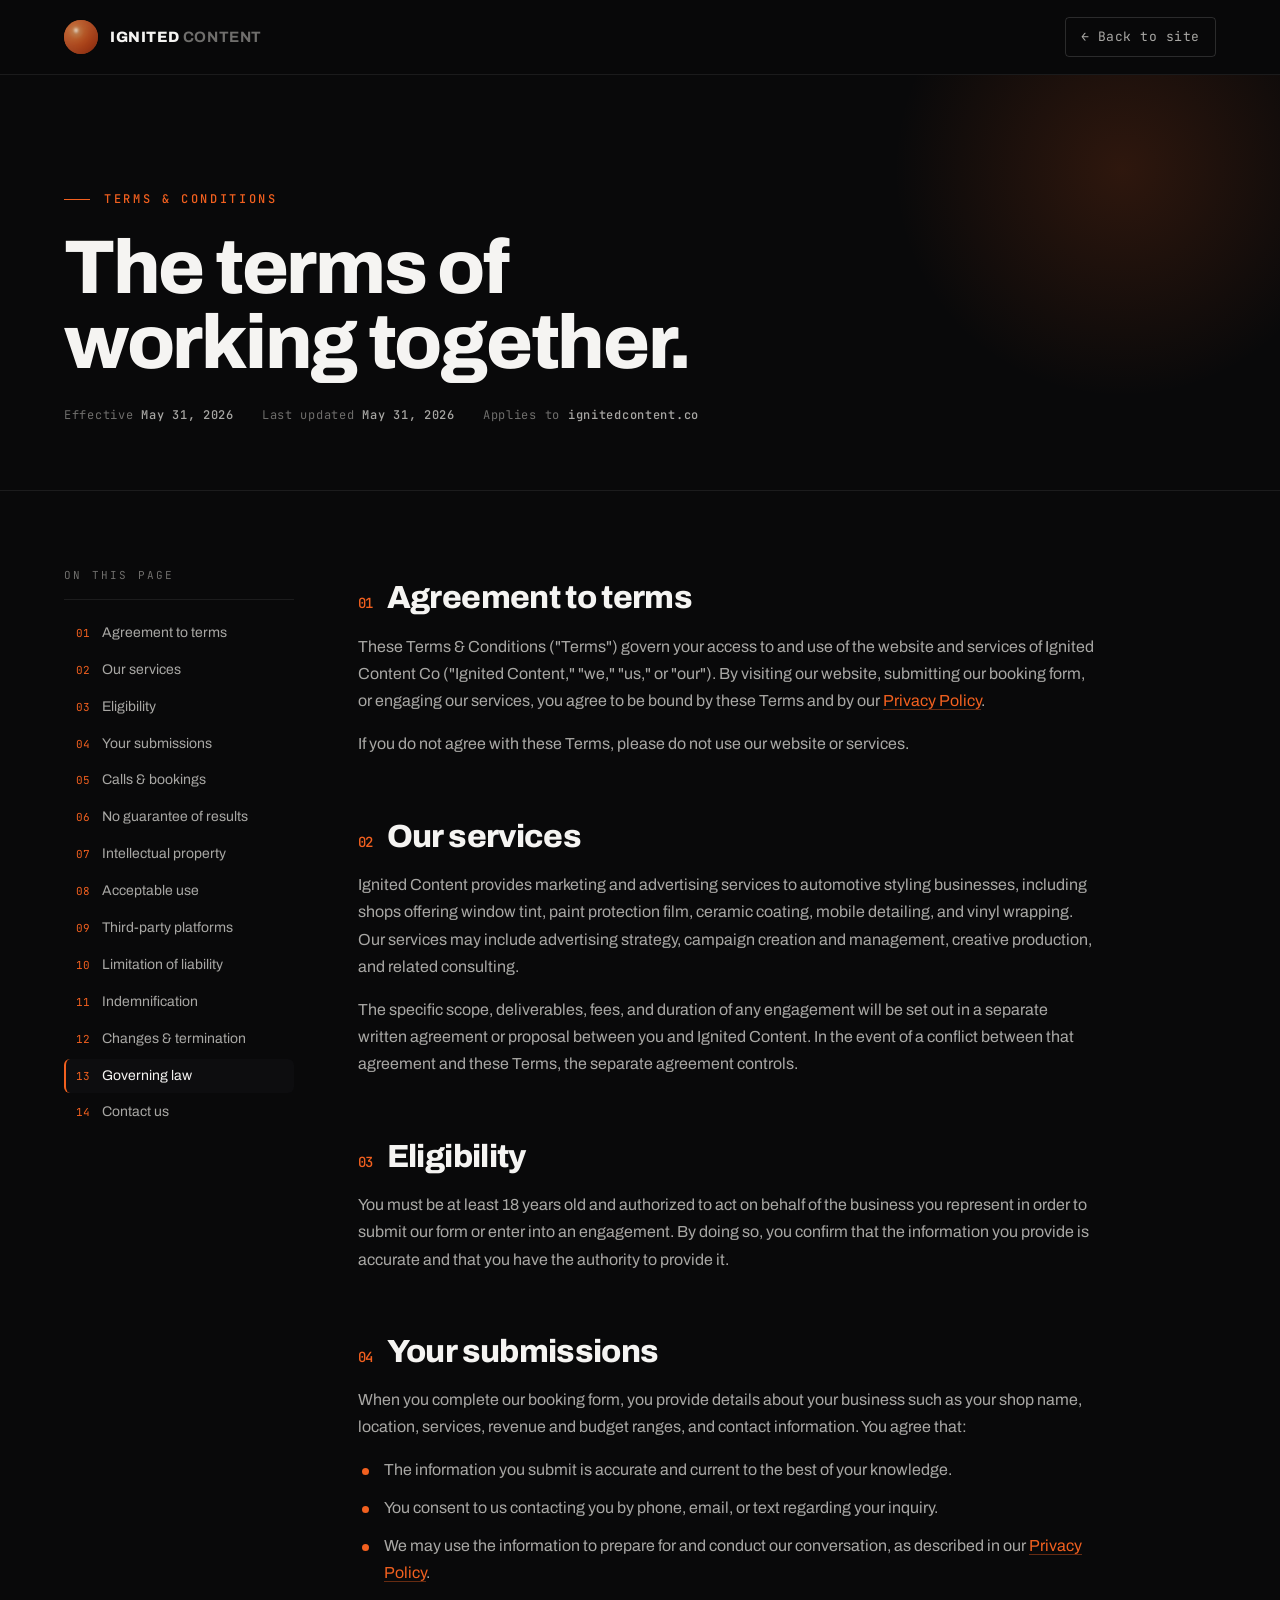
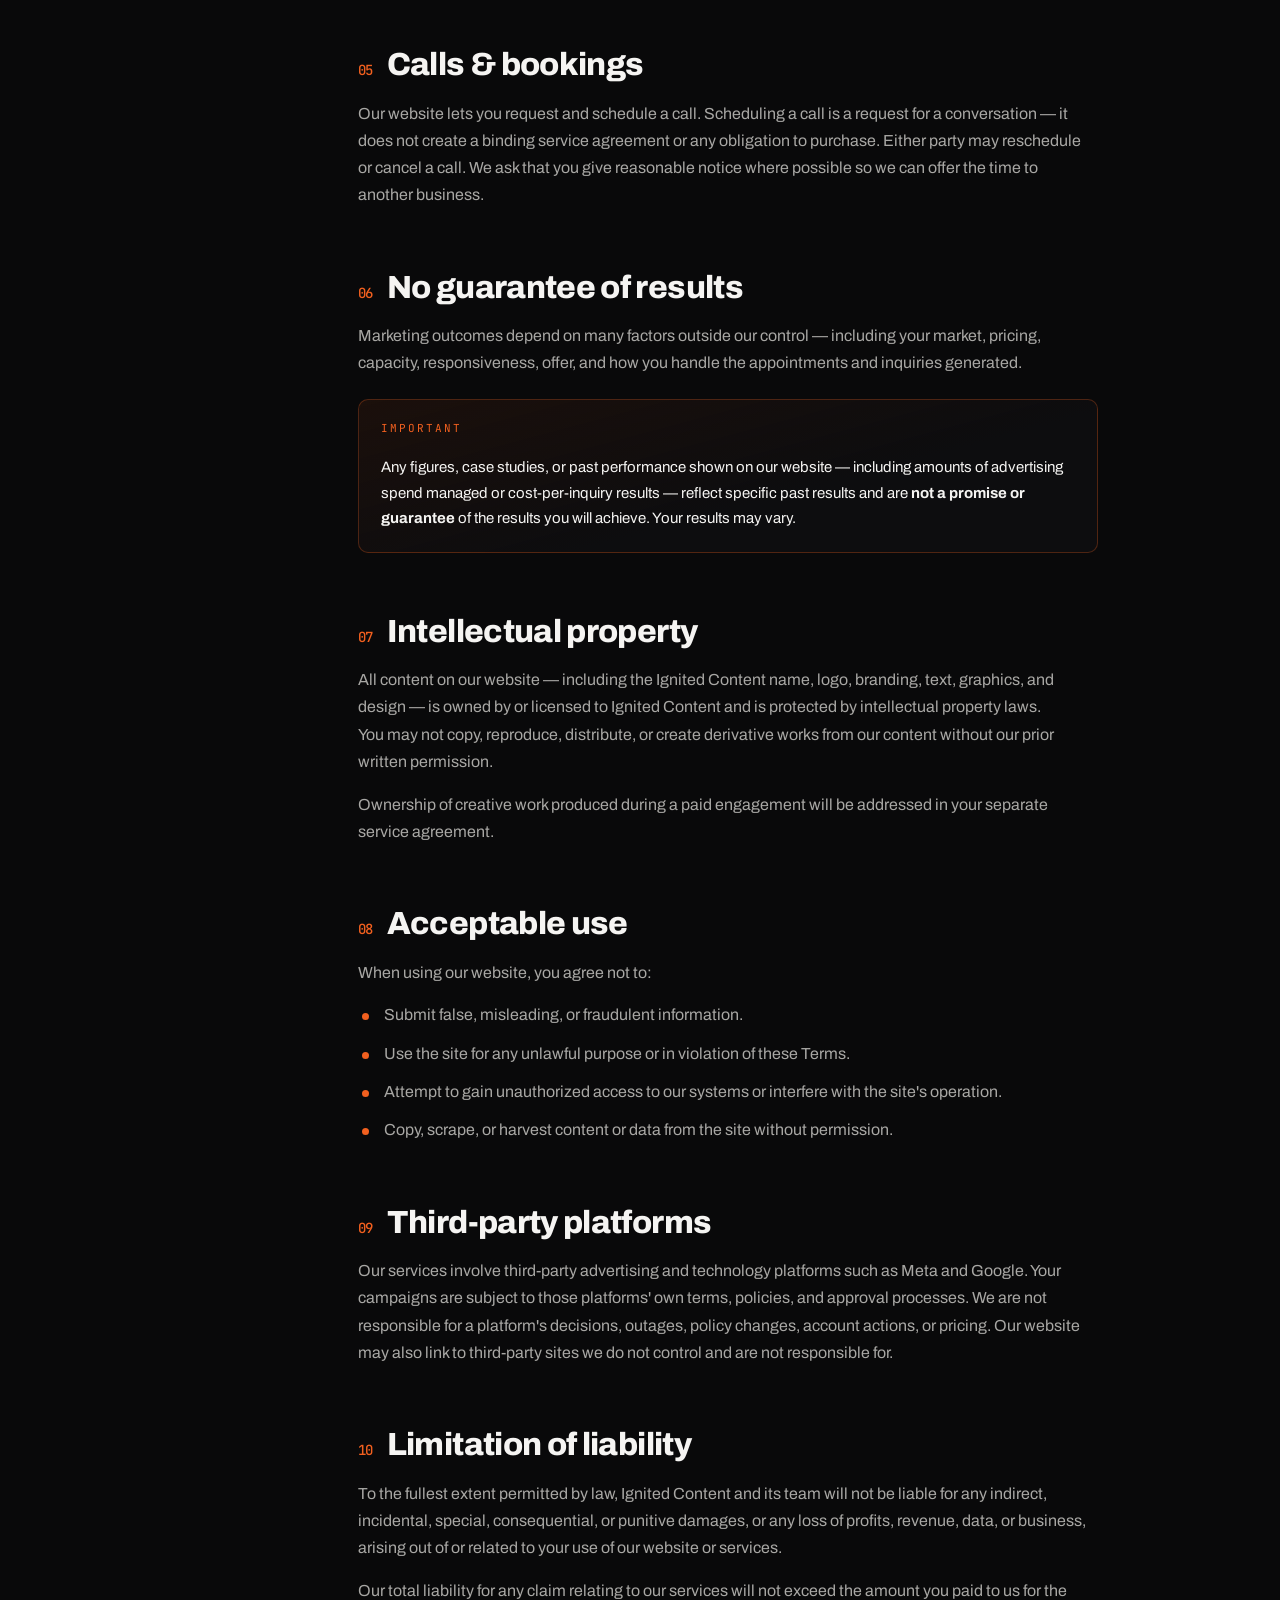
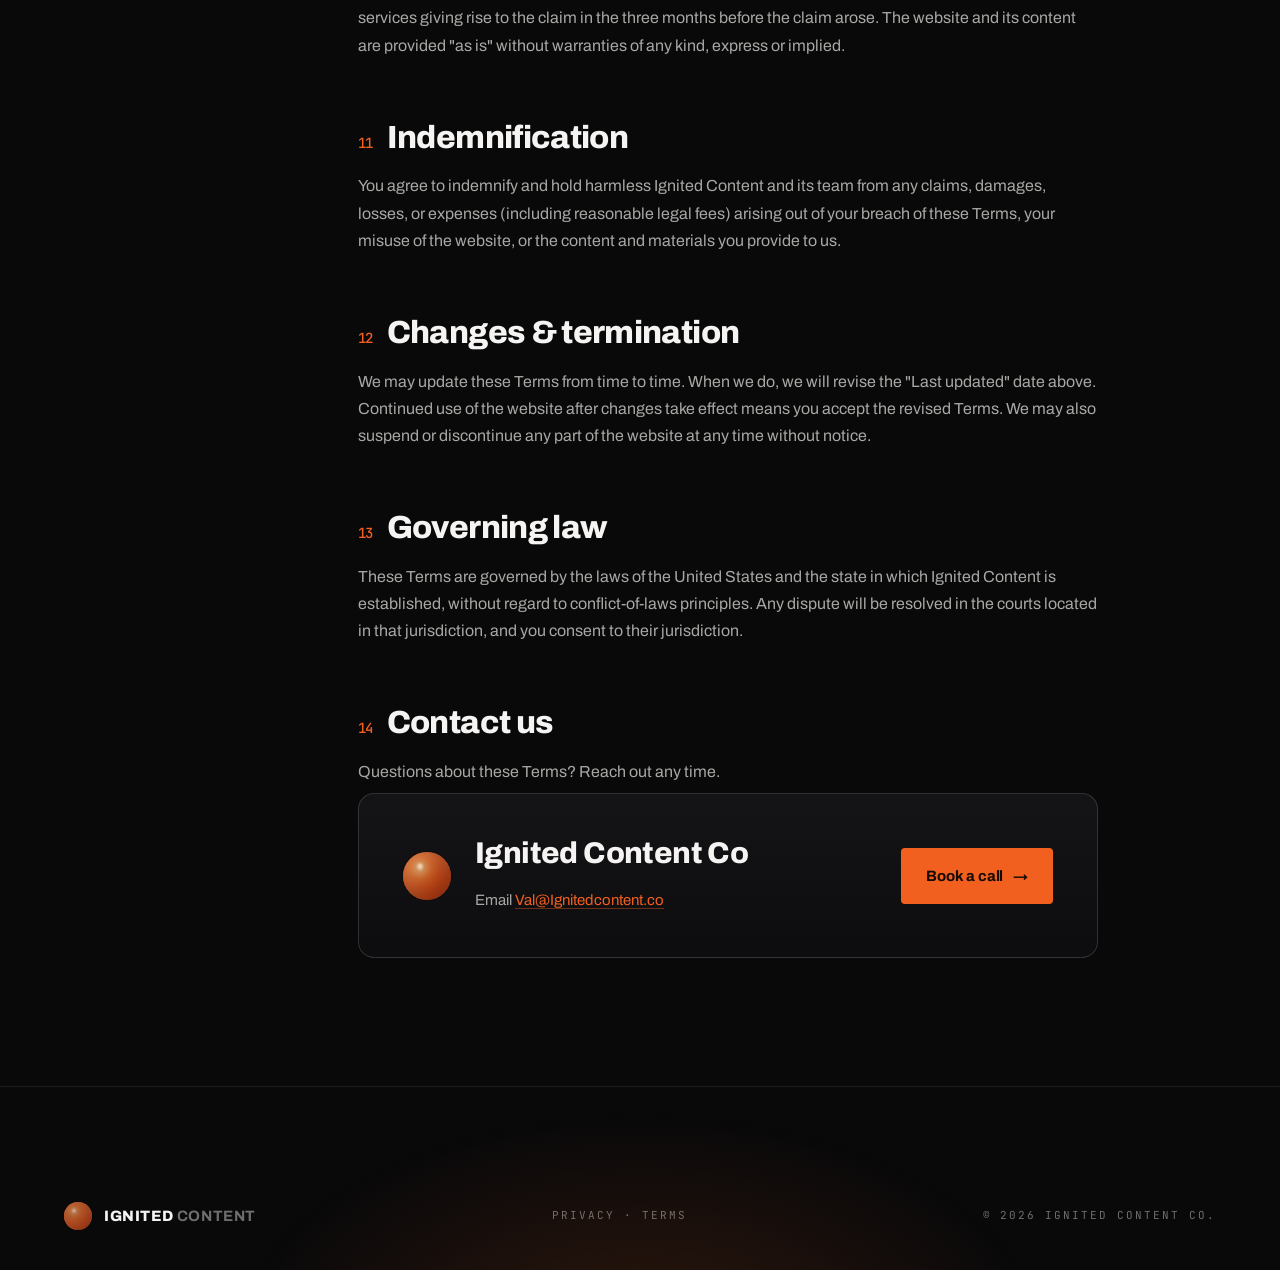
<file: terms.html>
<!DOCTYPE html>
<html lang="en">
<head>
  <meta charset="UTF-8" />
  <meta name="viewport" content="width=device-width, initial-scale=1.0" />
  <title>Terms &amp; Conditions — Ignited Content Co</title>
  <meta name="description" content="The terms that govern your use of the Ignited Content Co website and services." />
  <link rel="icon" type="image/svg+xml" href="data:image/svg+xml,%3Csvg xmlns='http://www.w3.org/2000/svg' viewBox='0 0 100 100'%3E%3Crect width='100' height='100' rx='22' fill='%2309090a'/%3E%3Cdefs%3E%3CradialGradient id='b' cx='38%25' cy='34%25' r='72%25'%3E%3Cstop offset='0%25' stop-color='%23ffe6c2'/%3E%3Cstop offset='26%25' stop-color='%23fb7a2e'/%3E%3Cstop offset='52%25' stop-color='%23f2601f'/%3E%3Cstop offset='100%25' stop-color='%238f2f0f'/%3E%3C/radialGradient%3E%3C/defs%3E%3Ccircle cx='50' cy='50' r='30' fill='url(%23b)'/%3E%3Ccircle cx='40' cy='40' r='6' fill='%23fff8eb' opacity='0.9'/%3E%3C/svg%3E" />
  <meta name="theme-color" content="#09090a" />
  <link rel="preconnect" href="https://fonts.googleapis.com" />
  <link rel="preconnect" href="https://fonts.gstatic.com" crossorigin />
  <link href="https://fonts.googleapis.com/css2?family=Archivo:wght@400;500;600;700;800;900&family=Archivo+Expanded:wght@600;700;800;900&family=JetBrains+Mono:wght@400;500;700&display=swap" rel="stylesheet" />
  <link rel="stylesheet" href="styles.css" />
  <link rel="stylesheet" href="sections.css" />
  <link rel="stylesheet" href="legal.css" />
</head>
<body>
  <!-- NAV -->
  <nav class="legal-nav">
    <div class="wrap legal-nav-inner">
      <a class="brand" href="index.html">
        <span class="ball pulse" style="width:34px;height:34px;" aria-hidden="true"></span>
        <span class="brand-name">IGNITED<span class="co"> CONTENT</span></span>
      </a>
      <a class="legal-back" href="index.html">← Back to site</a>
    </div>
  </nav>

  <!-- HERO -->
  <header class="legal-hero">
    <div class="hero-glow"></div>
    <div class="wrap">
      <div class="legal-kicker eyebrow">Terms &amp; Conditions</div>
      <h1 class="legal-h1">The terms of<br />working together.</h1>
      <div class="legal-meta">
        <span>Effective <b>May 31, 2026</b></span>
        <span>Last updated <b>May 31, 2026</b></span>
        <span>Applies to <b>ignitedcontent.co</b></span>
      </div>
    </div>
  </header>

  <!-- BODY -->
  <main class="legal-body">
    <div class="wrap legal-grid">
      <!-- TOC -->
      <aside class="legal-toc">
        <div class="legal-toc-title">On this page</div>
        <ol>
          <li><a href="#agree">Agreement to terms</a></li>
          <li><a href="#services">Our services</a></li>
          <li><a href="#eligibility">Eligibility</a></li>
          <li><a href="#submissions">Your submissions</a></li>
          <li><a href="#bookings">Calls &amp; bookings</a></li>
          <li><a href="#results">No guarantee of results</a></li>
          <li><a href="#ip">Intellectual property</a></li>
          <li><a href="#conduct">Acceptable use</a></li>
          <li><a href="#third">Third-party platforms</a></li>
          <li><a href="#liability">Limitation of liability</a></li>
          <li><a href="#indemnity">Indemnification</a></li>
          <li><a href="#changes">Changes &amp; termination</a></li>
          <li><a href="#law">Governing law</a></li>
          <li><a href="#contact">Contact us</a></li>
        </ol>
      </aside>

      <!-- PROSE -->
      <div class="legal-prose">
        <section class="legal-section" id="agree">
          <h2><span class="num">01</span> Agreement to terms</h2>
          <p>These Terms &amp; Conditions ("Terms") govern your access to and use of the website and services of Ignited Content Co ("Ignited Content," "we," "us," or "our"). By visiting our website, submitting our booking form, or engaging our services, you agree to be bound by these Terms and by our <a class="inl" href="privacy.html">Privacy Policy</a>.</p>
          <p>If you do not agree with these Terms, please do not use our website or services.</p>
        </section>

        <section class="legal-section" id="services">
          <h2><span class="num">02</span> Our services</h2>
          <p>Ignited Content provides marketing and advertising services to automotive styling businesses, including shops offering window tint, paint protection film, ceramic coating, mobile detailing, and vinyl wrapping. Our services may include advertising strategy, campaign creation and management, creative production, and related consulting.</p>
          <p>The specific scope, deliverables, fees, and duration of any engagement will be set out in a separate written agreement or proposal between you and Ignited Content. In the event of a conflict between that agreement and these Terms, the separate agreement controls.</p>
        </section>

        <section class="legal-section" id="eligibility">
          <h2><span class="num">03</span> Eligibility</h2>
          <p>You must be at least 18 years old and authorized to act on behalf of the business you represent in order to submit our form or enter into an engagement. By doing so, you confirm that the information you provide is accurate and that you have the authority to provide it.</p>
        </section>

        <section class="legal-section" id="submissions">
          <h2><span class="num">04</span> Your submissions</h2>
          <p>When you complete our booking form, you provide details about your business such as your shop name, location, services, revenue and budget ranges, and contact information. You agree that:</p>
          <ul>
            <li>The information you submit is accurate and current to the best of your knowledge.</li>
            <li>You consent to us contacting you by phone, email, or text regarding your inquiry.</li>
            <li>We may use the information to prepare for and conduct our conversation, as described in our <a class="inl" href="privacy.html">Privacy Policy</a>.</li>
          </ul>
        </section>

        <section class="legal-section" id="bookings">
          <h2><span class="num">05</span> Calls &amp; bookings</h2>
          <p>Our website lets you request and schedule a call. Scheduling a call is a request for a conversation — it does not create a binding service agreement or any obligation to purchase. Either party may reschedule or cancel a call. We ask that you give reasonable notice where possible so we can offer the time to another business.</p>
        </section>

        <section class="legal-section" id="results">
          <h2><span class="num">06</span> No guarantee of results</h2>
          <p>Marketing outcomes depend on many factors outside our control — including your market, pricing, capacity, responsiveness, offer, and how you handle the appointments and inquiries generated.</p>
          <div class="legal-note">
            <span class="mono-tag">Important</span>
            <p>Any figures, case studies, or past performance shown on our website — including amounts of advertising spend managed or cost-per-inquiry results — reflect specific past results and are <strong>not a promise or guarantee</strong> of the results you will achieve. Your results may vary.</p>
          </div>
        </section>

        <section class="legal-section" id="ip">
          <h2><span class="num">07</span> Intellectual property</h2>
          <p>All content on our website — including the Ignited Content name, logo, branding, text, graphics, and design — is owned by or licensed to Ignited Content and is protected by intellectual property laws. You may not copy, reproduce, distribute, or create derivative works from our content without our prior written permission.</p>
          <p>Ownership of creative work produced during a paid engagement will be addressed in your separate service agreement.</p>
        </section>

        <section class="legal-section" id="conduct">
          <h2><span class="num">08</span> Acceptable use</h2>
          <p>When using our website, you agree not to:</p>
          <ul>
            <li>Submit false, misleading, or fraudulent information.</li>
            <li>Use the site for any unlawful purpose or in violation of these Terms.</li>
            <li>Attempt to gain unauthorized access to our systems or interfere with the site's operation.</li>
            <li>Copy, scrape, or harvest content or data from the site without permission.</li>
          </ul>
        </section>

        <section class="legal-section" id="third">
          <h2><span class="num">09</span> Third-party platforms</h2>
          <p>Our services involve third-party advertising and technology platforms such as Meta and Google. Your campaigns are subject to those platforms' own terms, policies, and approval processes. We are not responsible for a platform's decisions, outages, policy changes, account actions, or pricing. Our website may also link to third-party sites we do not control and are not responsible for.</p>
        </section>

        <section class="legal-section" id="liability">
          <h2><span class="num">10</span> Limitation of liability</h2>
          <p>To the fullest extent permitted by law, Ignited Content and its team will not be liable for any indirect, incidental, special, consequential, or punitive damages, or any loss of profits, revenue, data, or business, arising out of or related to your use of our website or services.</p>
          <p>Our total liability for any claim relating to our services will not exceed the amount you paid to us for the services giving rise to the claim in the three months before the claim arose. The website and its content are provided "as is" without warranties of any kind, express or implied.</p>
        </section>

        <section class="legal-section" id="indemnity">
          <h2><span class="num">11</span> Indemnification</h2>
          <p>You agree to indemnify and hold harmless Ignited Content and its team from any claims, damages, losses, or expenses (including reasonable legal fees) arising out of your breach of these Terms, your misuse of the website, or the content and materials you provide to us.</p>
        </section>

        <section class="legal-section" id="changes">
          <h2><span class="num">12</span> Changes &amp; termination</h2>
          <p>We may update these Terms from time to time. When we do, we will revise the "Last updated" date above. Continued use of the website after changes take effect means you accept the revised Terms. We may also suspend or discontinue any part of the website at any time without notice.</p>
        </section>

        <section class="legal-section" id="law">
          <h2><span class="num">13</span> Governing law</h2>
          <p>These Terms are governed by the laws of the United States and the state in which Ignited Content is established, without regard to conflict-of-laws principles. Any dispute will be resolved in the courts located in that jurisdiction, and you consent to their jurisdiction.</p>
        </section>

        <section class="legal-section" id="contact">
          <h2><span class="num">14</span> Contact us</h2>
          <p>Questions about these Terms? Reach out any time.</p>
          <div class="legal-contact">
            <span class="ball pulse" style="width:48px;height:48px;" aria-hidden="true"></span>
            <div>
              <div class="legal-contact-h">Ignited Content Co</div>
              <p>Email <a class="inl" href="mailto:Val@Ignitedcontent.co">Val@Ignitedcontent.co</a></p>
            </div>
            <div class="spacer"></div>
            <a class="btn btn-primary" href="index.html#book">Book a call <span class="arrow">→</span></a>
          </div>
        </section>
      </div>
    </div>
  </main>

  <!-- FOOTER -->
  <footer class="footer">
    <div class="wrap">
      <div class="footer-bottom" style="border-top:none;padding-top:0;">
        <a class="brand" href="index.html">
          <span class="ball" style="width:28px;height:28px;" aria-hidden="true"></span>
          <span class="brand-name">IGNITED<span class="co"> CONTENT</span></span>
        </a>
        <span class="mono-tag dim">
          <a href="privacy.html">Privacy</a> · <a href="terms.html">Terms</a>
        </span>
        <span class="mono-tag dim">© 2026 Ignited Content Co.</span>
      </div>
    </div>
  </footer>

  <script>
    const links = [...document.querySelectorAll('.legal-toc a')];
    const map = new Map(links.map(a => [a.getAttribute('href').slice(1), a]));
    const spy = new IntersectionObserver((entries) => {
      entries.forEach(e => {
        if (e.isIntersecting) {
          links.forEach(l => l.classList.remove('active'));
          const a = map.get(e.target.id);
          if (a) a.classList.add('active');
        }
      });
    }, { rootMargin: '-20% 0px -70% 0px' });
    document.querySelectorAll('.legal-section').forEach(s => spy.observe(s));
  </script>
</body>
</html>
</file>
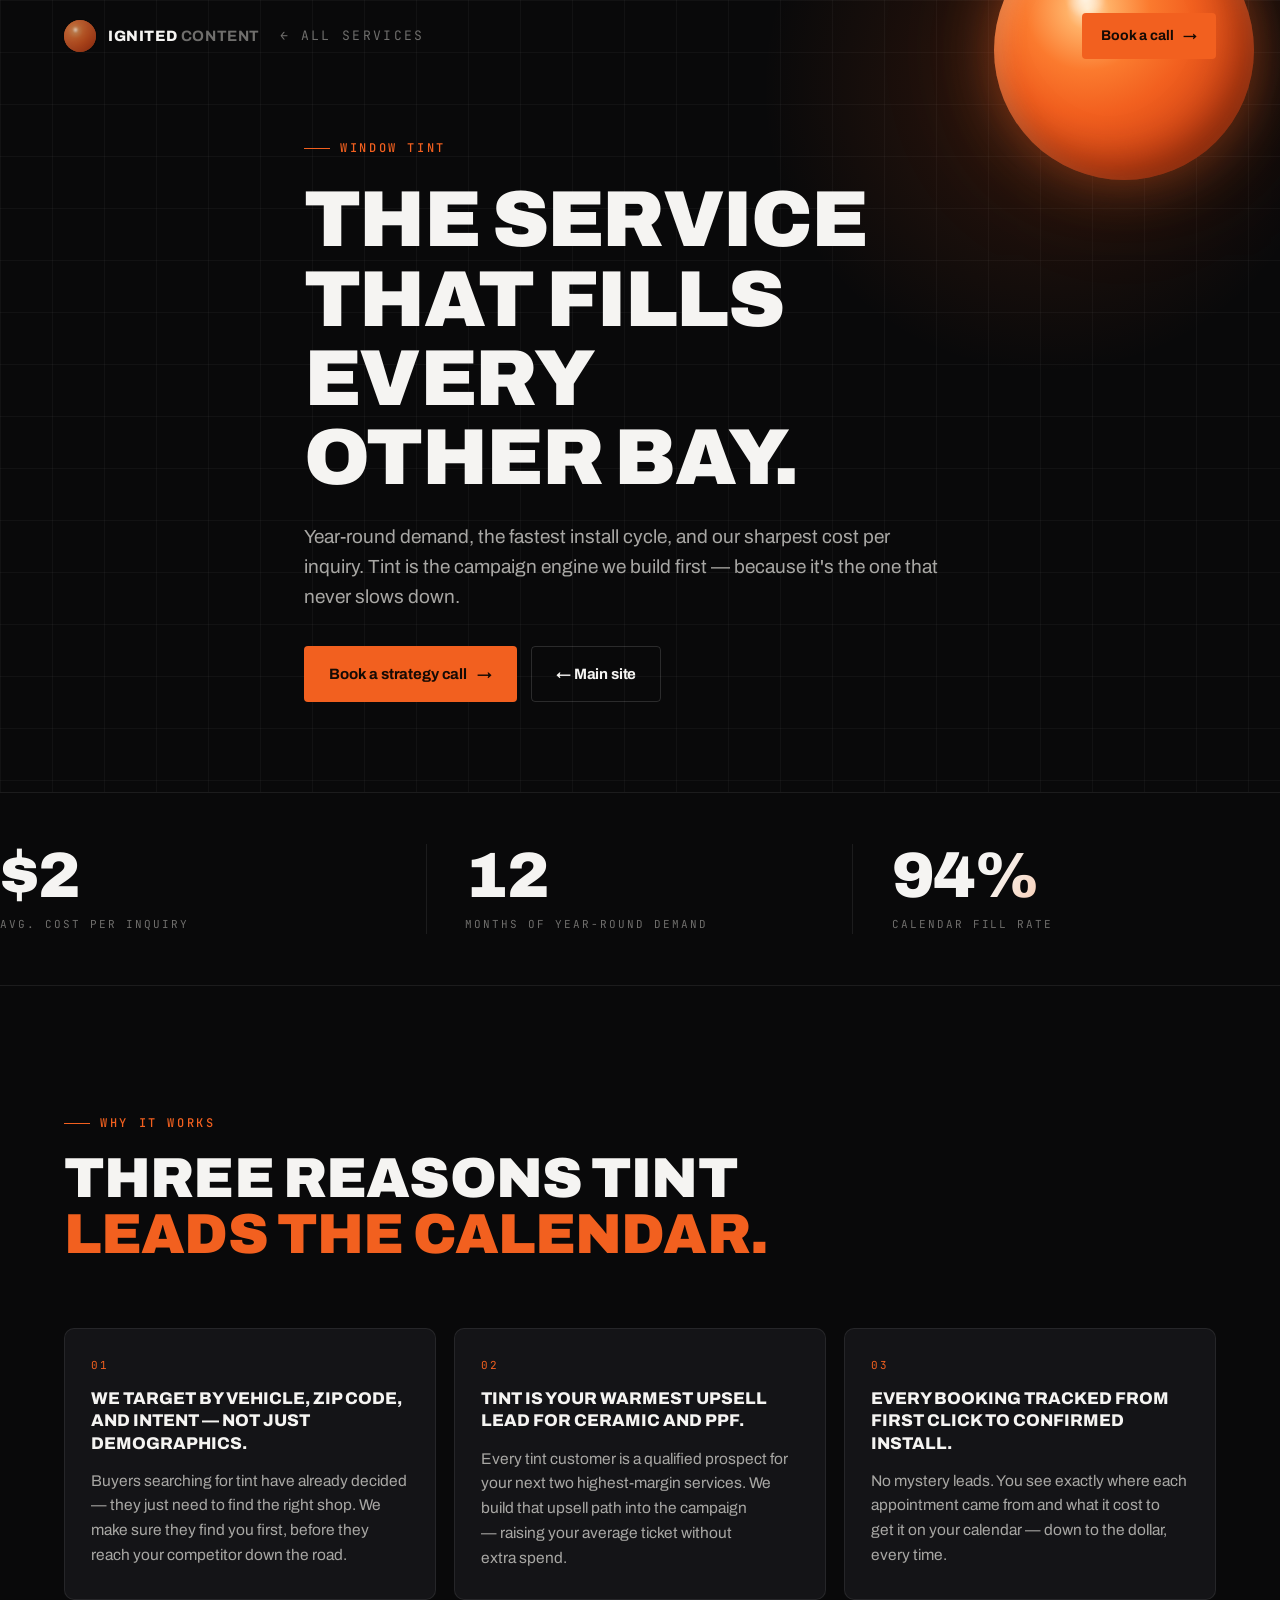
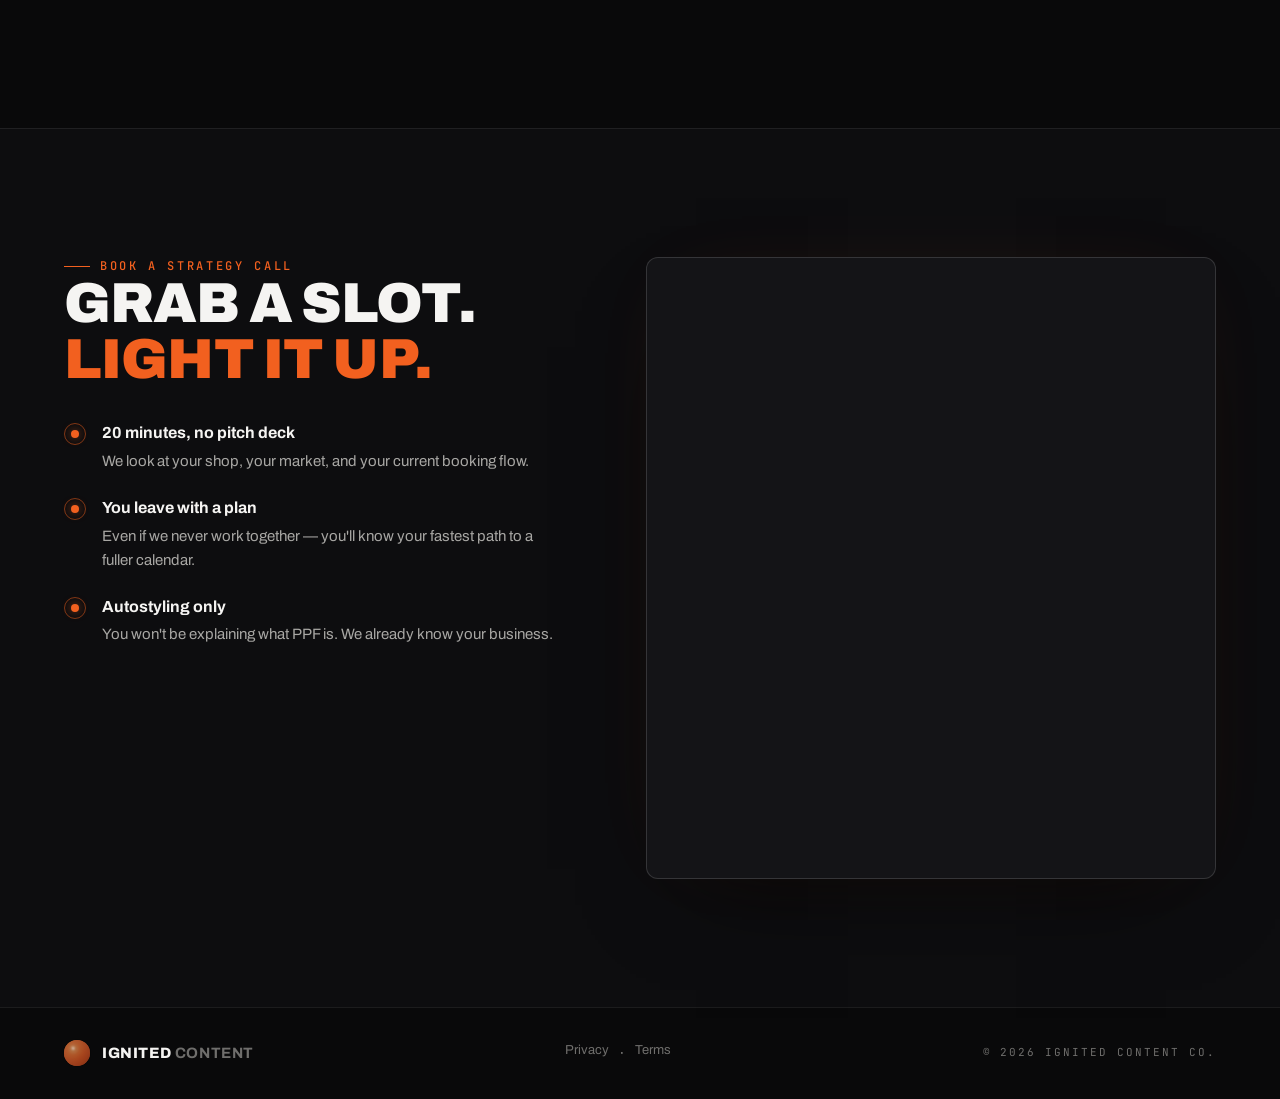
<file: window-tint.html>
<!DOCTYPE html>
<html lang="en" data-motion="full">
<head>
  <meta charset="UTF-8" />
  <meta name="viewport" content="width=device-width, initial-scale=1.0" />
  <title>Window Tint Marketing | Ignited Content Co</title>
  <meta name="description" content="Year-round demand, our sharpest cost per inquiry, and the fastest path from click to confirmed install. Tint is the engine we build first." />
  <link rel="icon" type="image/svg+xml" href="data:image/svg+xml,%3Csvg xmlns='http://www.w3.org/2000/svg' viewBox='0 0 100 100'%3E%3Crect width='100' height='100' rx='22' fill='%2309090a'/%3E%3Cdefs%3E%3CradialGradient id='b' cx='38%25' cy='34%25' r='72%25'%3E%3Cstop offset='0%25' stop-color='%23ffe6c2'/%3E%3Cstop offset='26%25' stop-color='%23fb7a2e'/%3E%3Cstop offset='52%25' stop-color='%23f2601f'/%3E%3Cstop offset='100%25' stop-color='%238f2f0f'/%3E%3C/radialGradient%3E%3C/defs%3E%3Ccircle cx='50' cy='50' r='30' fill='url(%23b)'/%3E%3Ccircle cx='40' cy='40' r='6' fill='%23fff8eb' opacity='0.9'/%3E%3C/svg%3E" />
  <link rel="preconnect" href="https://fonts.googleapis.com" />
  <link rel="preconnect" href="https://fonts.gstatic.com" crossorigin />
  <link href="https://fonts.googleapis.com/css2?family=Archivo:wght@400;500;600;700;800;900&family=Archivo+Expanded:wght@600;700;800;900&family=JetBrains+Mono:wght@400;500;700&display=swap" rel="stylesheet" />
  <link rel="stylesheet" href="styles.css" />
  <link rel="stylesheet" href="service-page.css" />
</head>
<body>

  <nav class="sp-nav">
    <div class="wrap sp-nav-inner">
      <a href="index.html" class="brand">
        <span class="ball" style="width:32px;height:32px;"></span>
        <span class="brand-name">IGNITED<span class="co"> CONTENT</span></span>
      </a>
      <a href="index.html#services" class="sp-back mono-tag">← All services</a>
      <a href="#book" class="btn btn-primary btn-sm">Book a call <span class="arrow">→</span></a>
    </div>
  </nav>

  <section class="sp-hero grid-bg">
    <div class="sp-hero-glow" aria-hidden="true"></div>
    <div class="sp-ball-wrap" aria-hidden="true">
      <span class="ball glow pulse" style="width:260px;height:260px;"></span>
    </div>
    <div class="wrap sp-hero-inner">
      <div class="eyebrow reveal">Window Tint</div>
      <h1 class="sp-h1 reveal">The service<br>that fills every<br>other bay.</h1>
      <p class="sp-sub reveal">Year-round demand, the fastest install cycle, and our sharpest cost per inquiry. Tint is the campaign engine we build first — because it's the one that never slows down.</p>
      <div class="sp-hero-ctas reveal">
        <a href="#book" class="btn btn-primary">Book a strategy call <span class="arrow">→</span></a>
        <a href="index.html" class="btn btn-ghost">← Main site</a>
      </div>
    </div>
  </section>

  <div class="sp-stats-strip">
    <div class="wrap sp-stats-grid">
      <div class="sp-stat">
        <div class="sp-stat-num counter" data-to="2" data-prefix="$">$2</div>
        <div class="mono-tag dim">avg. cost per inquiry</div>
      </div>
      <div class="sp-stat">
        <div class="sp-stat-num counter" data-to="12">12</div>
        <div class="mono-tag dim">months of year-round demand</div>
      </div>
      <div class="sp-stat">
        <div class="sp-stat-num counter" data-to="94" data-suffix="%">94%</div>
        <div class="mono-tag dim">calendar fill rate</div>
      </div>
    </div>
  </div>

  <section class="sp-why">
    <div class="wrap">
      <div class="sec-head">
        <div class="eyebrow reveal">Why it works</div>
        <h2 class="sec-h2 reveal">Three reasons tint<br><span class="ig-em">leads the calendar.</span></h2>
      </div>
      <div class="sp-why-grid">
        <div class="spot-card sp-why-card reveal">
          <span class="sp-why-n mono-tag">01</span>
          <h3>We target by vehicle, zip code, and intent — not just demographics.</h3>
          <p>Buyers searching for tint have already decided — they just need to find the right shop. We make sure they find you first, before they reach your competitor down the road.</p>
        </div>
        <div class="spot-card sp-why-card reveal" style="transition-delay:90ms;">
          <span class="sp-why-n mono-tag">02</span>
          <h3>Tint is your warmest upsell lead for ceramic and PPF.</h3>
          <p>Every tint customer is a qualified prospect for your next two highest-margin services. We build that upsell path into the campaign — raising your average ticket without extra spend.</p>
        </div>
        <div class="spot-card sp-why-card reveal" style="transition-delay:180ms;">
          <span class="sp-why-n mono-tag">03</span>
          <h3>Every booking tracked from first click to confirmed install.</h3>
          <p>No mystery leads. You see exactly where each appointment came from and what it cost to get it on your calendar — down to the dollar, every time.</p>
        </div>
      </div>
    </div>
  </section>

  <section class="sp-book" id="book">
    <div class="wrap sp-book-inner">
      <div class="sp-book-lead">
        <div class="eyebrow">Book a strategy call</div>
        <h2 class="sec-h2 reveal">Grab a slot.<br><span class="ig-em">Light it up.</span></h2>
        <div class="sp-book-points">
          <div class="sp-book-point reveal" style="transition-delay:80ms;">
            <span class="sp-book-dot"><span></span></span>
            <div><div class="sp-book-point-t">20 minutes, no pitch deck</div><p class="sp-book-point-d">We look at your shop, your market, and your current booking flow.</p></div>
          </div>
          <div class="sp-book-point reveal" style="transition-delay:160ms;">
            <span class="sp-book-dot"><span></span></span>
            <div><div class="sp-book-point-t">You leave with a plan</div><p class="sp-book-point-d">Even if we never work together — you'll know your fastest path to a fuller calendar.</p></div>
          </div>
          <div class="sp-book-point reveal" style="transition-delay:240ms;">
            <span class="sp-book-dot"><span></span></span>
            <div><div class="sp-book-point-t">Autostyling only</div><p class="sp-book-point-d">You won't be explaining what PPF is. We already know your business.</p></div>
          </div>
        </div>
      </div>
      <div class="sp-embed reveal" style="transition-delay:120ms;">
        <iframe src="https://api.leadconnectorhq.com/widget/booking/ID4iDYXACVn8Gl4bRsIm" scrolling="no" id="ID4iDYXACVn8Gl4bRsIm_1781763992059" style="width:100%;border:none;overflow:hidden;"></iframe>
      </div>
    </div>
  </section>

  <footer class="sp-footer">
    <div class="wrap sp-footer-inner">
      <a href="index.html" class="brand">
        <span class="ball" style="width:26px;height:26px;"></span>
        <span class="brand-name">IGNITED<span class="co"> CONTENT</span></span>
      </a>
      <span class="sp-footer-links"><a href="privacy.html">Privacy</a><span class="dot-sep">·</span><a href="terms.html">Terms</a></span>
      <span class="mono-tag dim">© 2026 Ignited Content Co.</span>
    </div>
  </footer>

  <script>
    var rIO=new IntersectionObserver(function(es){es.forEach(function(e){if(e.isIntersecting){e.target.classList.add('in');rIO.unobserve(e.target);}});},{threshold:0.12});
    document.querySelectorAll('.reveal').forEach(function(el){rIO.observe(el);});
    function animateCounter(el){var to=parseFloat(el.dataset.to),pre=el.dataset.prefix||'',suf=el.dataset.suffix||'',dec=+(el.dataset.decimals||0),dur=1800,t0=performance.now();(function tick(n){var p=Math.min(1,(n-t0)/dur),v=to*(1-Math.pow(1-p,4));el.textContent=pre+(dec?v.toFixed(dec):Math.round(v).toLocaleString())+suf;if(p<1)requestAnimationFrame(tick);else el.textContent=pre+(dec?to.toFixed(dec):to.toLocaleString())+suf;})(t0);}
    var cIO=new IntersectionObserver(function(es){es.forEach(function(e){if(e.isIntersecting){animateCounter(e.target);cIO.unobserve(e.target);}});},{threshold:0.5});
    document.querySelectorAll('.counter').forEach(function(el){cIO.observe(el);});
    document.querySelectorAll('.spot-card').forEach(function(c){c.addEventListener('mousemove',function(e){var r=c.getBoundingClientRect();c.style.setProperty('--sx',(e.clientX-r.left)+'px');c.style.setProperty('--sy',(e.clientY-r.top)+'px');});});
    var s=document.createElement('script');s.src='https://link.msgsndr.com/js/form_embed.js';s.type='text/javascript';document.body.appendChild(s);
    window.addEventListener('scroll',function(){document.querySelector('.sp-nav').classList.toggle('scrolled',window.scrollY>24);},{passive:true});
  </script>
</body>
</html>
</file>
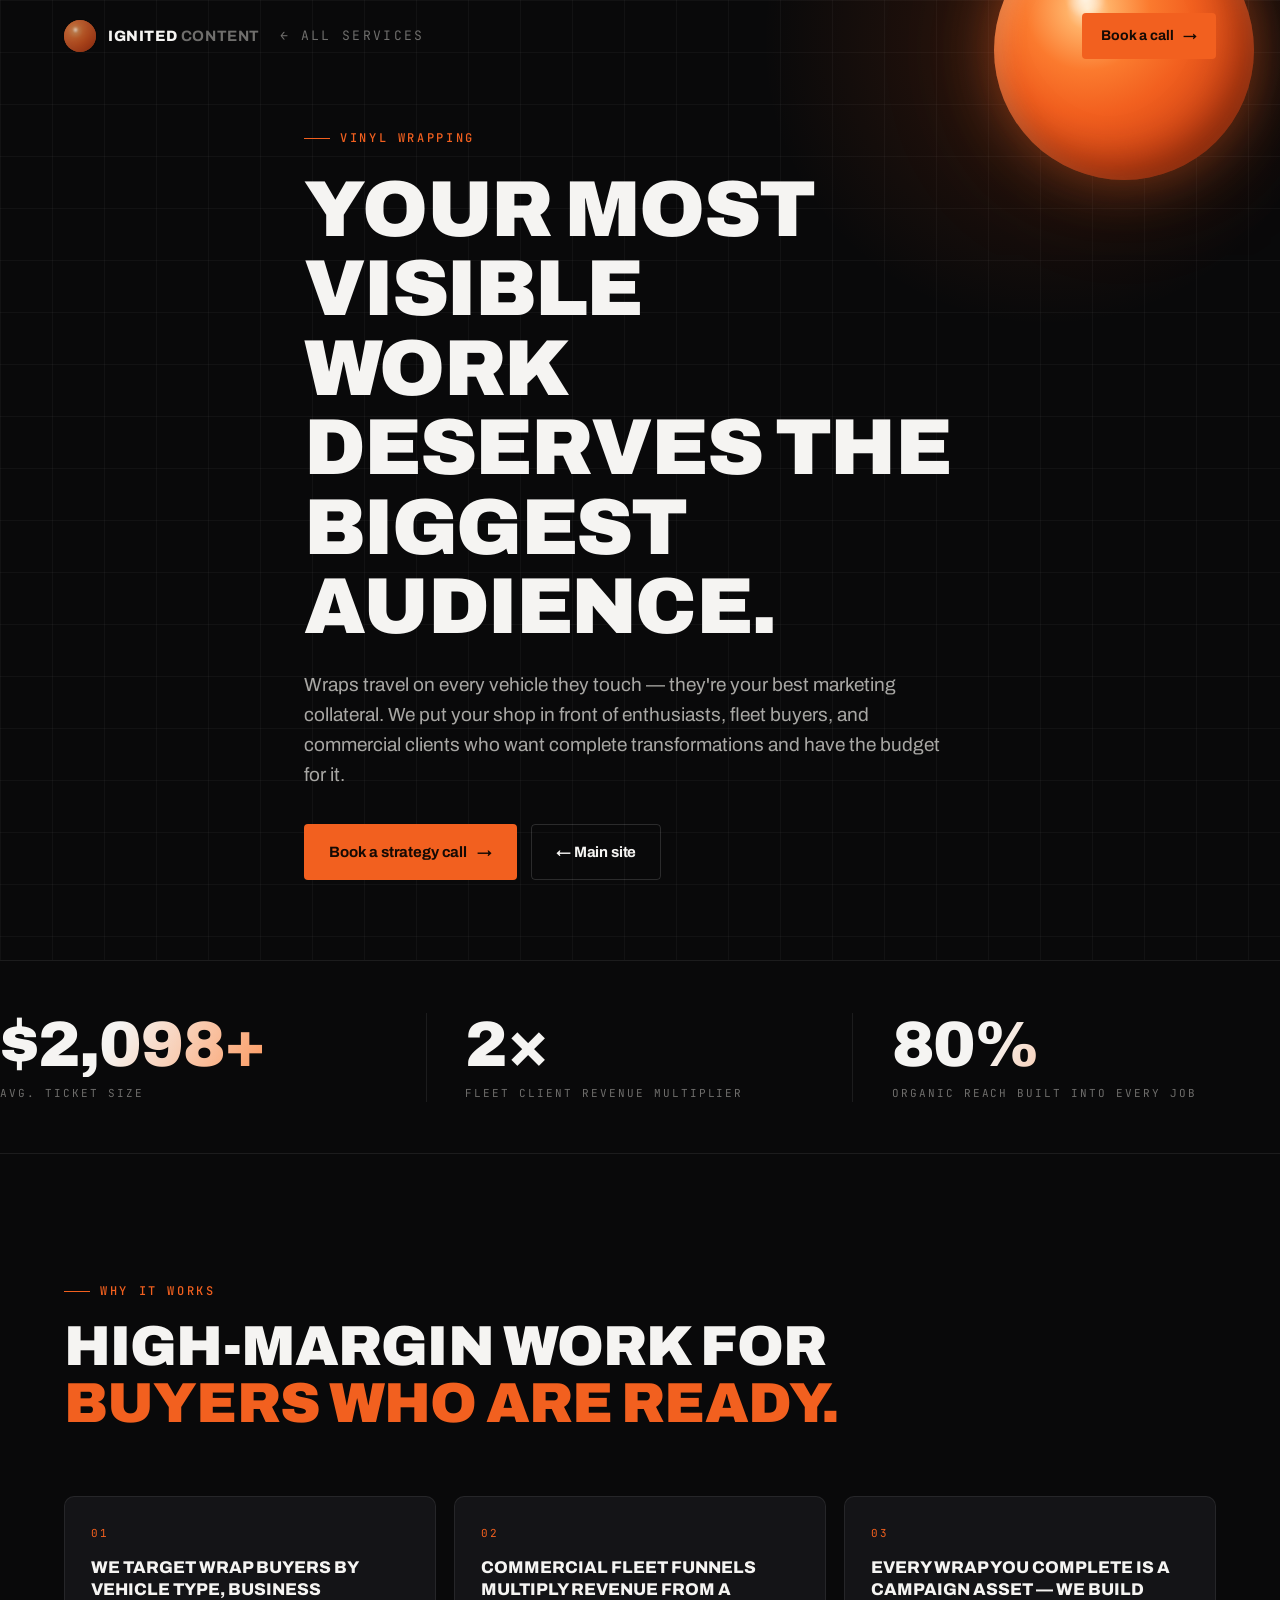
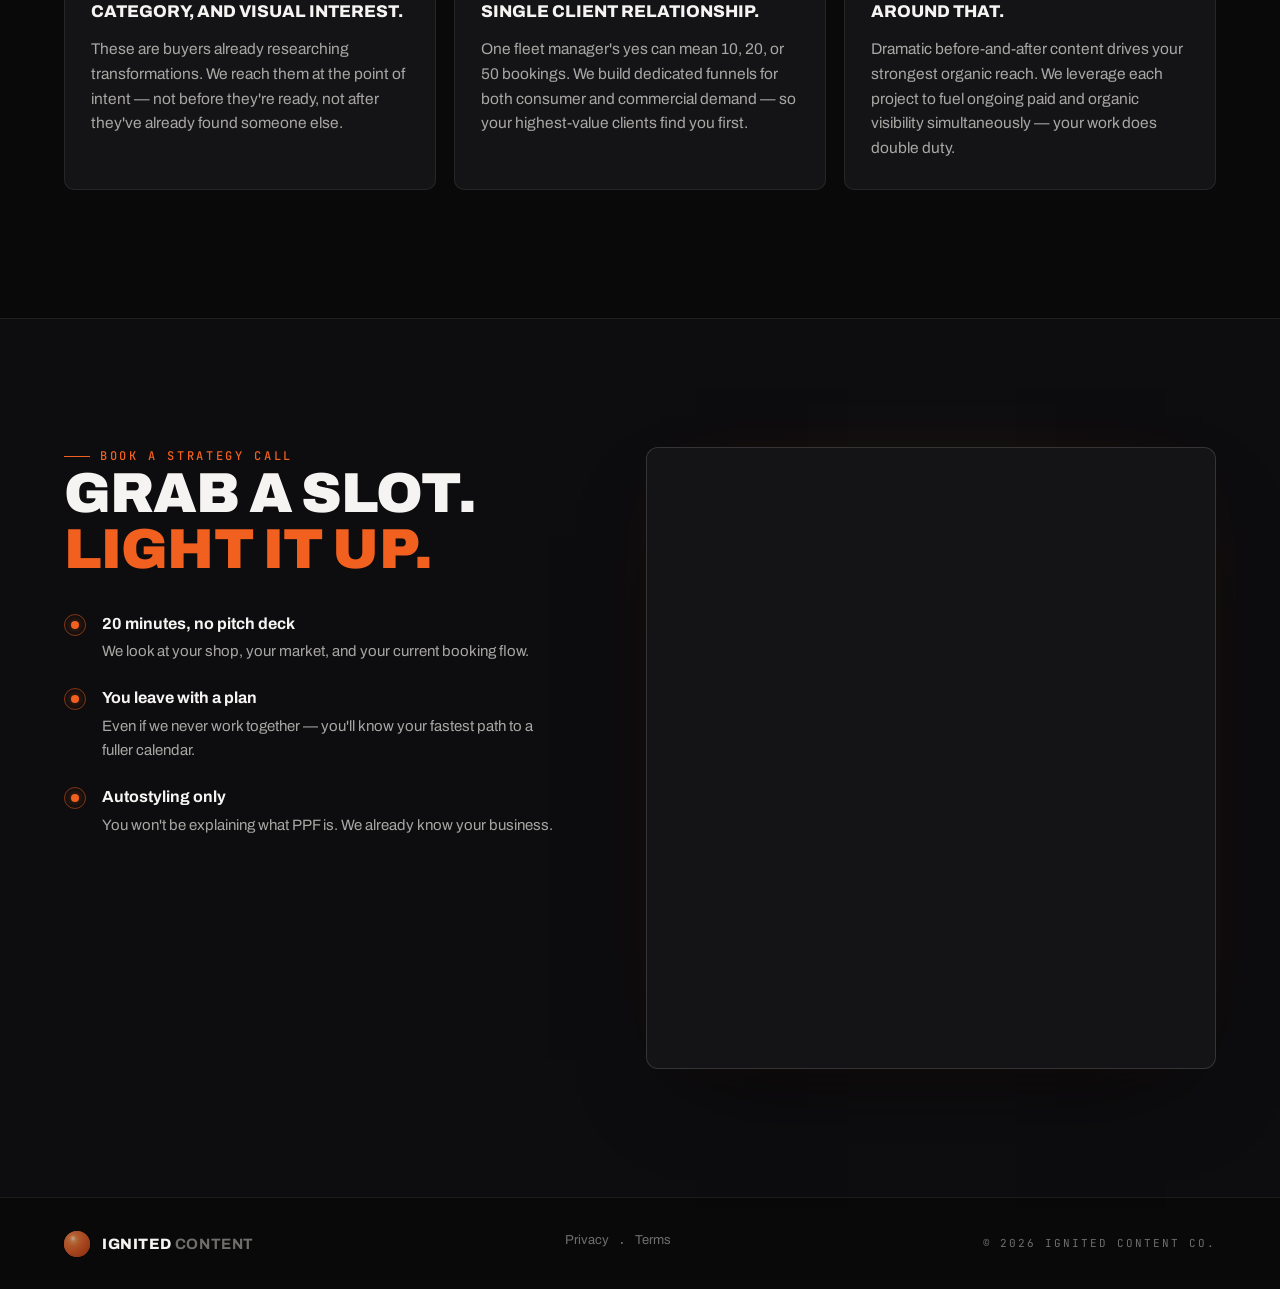
<file: wrap.html>
<!DOCTYPE html>
<html lang="en" data-motion="full">
<head>
  <meta charset="UTF-8" />
  <meta name="viewport" content="width=device-width, initial-scale=1.0" />
  <title>Vinyl Wrap Marketing | Ignited Content Co</title>
  <meta name="description" content="Wraps travel on every vehicle they touch. We target enthusiasts, fleet buyers, and commercial clients who want complete transformations — and have the budget for it." />
  <link rel="icon" type="image/svg+xml" href="data:image/svg+xml,%3Csvg xmlns='http://www.w3.org/2000/svg' viewBox='0 0 100 100'%3E%3Crect width='100' height='100' rx='22' fill='%2309090a'/%3E%3Cdefs%3E%3CradialGradient id='b' cx='38%25' cy='34%25' r='72%25'%3E%3Cstop offset='0%25' stop-color='%23ffe6c2'/%3E%3Cstop offset='26%25' stop-color='%23fb7a2e'/%3E%3Cstop offset='52%25' stop-color='%23f2601f'/%3E%3Cstop offset='100%25' stop-color='%238f2f0f'/%3E%3C/radialGradient%3E%3C/defs%3E%3Ccircle cx='50' cy='50' r='30' fill='url(%23b)'/%3E%3Ccircle cx='40' cy='40' r='6' fill='%23fff8eb' opacity='0.9'/%3E%3C/svg%3E" />
  <link rel="preconnect" href="https://fonts.googleapis.com" />
  <link rel="preconnect" href="https://fonts.gstatic.com" crossorigin />
  <link href="https://fonts.googleapis.com/css2?family=Archivo:wght@400;500;600;700;800;900&family=Archivo+Expanded:wght@600;700;800;900&family=JetBrains+Mono:wght@400;500;700&display=swap" rel="stylesheet" />
  <link rel="stylesheet" href="styles.css" />
  <link rel="stylesheet" href="service-page.css" />
</head>
<body>

  <nav class="sp-nav">
    <div class="wrap sp-nav-inner">
      <a href="index.html" class="brand">
        <span class="ball" style="width:32px;height:32px;"></span>
        <span class="brand-name">IGNITED<span class="co"> CONTENT</span></span>
      </a>
      <a href="index.html#services" class="sp-back mono-tag">← All services</a>
      <a href="#book" class="btn btn-primary btn-sm">Book a call <span class="arrow">→</span></a>
    </div>
  </nav>

  <section class="sp-hero grid-bg">
    <div class="sp-hero-glow" aria-hidden="true"></div>
    <div class="sp-ball-wrap" aria-hidden="true">
      <span class="ball glow pulse" style="width:260px;height:260px;"></span>
    </div>
    <div class="wrap sp-hero-inner">
      <div class="eyebrow reveal">Vinyl Wrapping</div>
      <h1 class="sp-h1 reveal">Your most visible<br>work deserves the<br>biggest audience.</h1>
      <p class="sp-sub reveal">Wraps travel on every vehicle they touch — they're your best marketing collateral. We put your shop in front of enthusiasts, fleet buyers, and commercial clients who want complete transformations and have the budget for it.</p>
      <div class="sp-hero-ctas reveal">
        <a href="#book" class="btn btn-primary">Book a strategy call <span class="arrow">→</span></a>
        <a href="index.html" class="btn btn-ghost">← Main site</a>
      </div>
    </div>
  </section>

  <div class="sp-stats-strip">
    <div class="wrap sp-stats-grid">
      <div class="sp-stat">
        <div class="sp-stat-num counter" data-to="2500" data-prefix="$" data-suffix="+">$2,500+</div>
        <div class="mono-tag dim">avg. ticket size</div>
      </div>
      <div class="sp-stat">
        <div class="sp-stat-num counter" data-to="2" data-suffix="×">2×</div>
        <div class="mono-tag dim">fleet client revenue multiplier</div>
      </div>
      <div class="sp-stat">
        <div class="sp-stat-num counter" data-to="100" data-suffix="%">100%</div>
        <div class="mono-tag dim">organic reach built into every job</div>
      </div>
    </div>
  </div>

  <section class="sp-why">
    <div class="wrap">
      <div class="sec-head">
        <div class="eyebrow reveal">Why it works</div>
        <h2 class="sec-h2 reveal">High-margin work for<br><span class="ig-em">buyers who are ready.</span></h2>
      </div>
      <div class="sp-why-grid">
        <div class="spot-card sp-why-card reveal">
          <span class="sp-why-n mono-tag">01</span>
          <h3>We target wrap buyers by vehicle type, business category, and visual interest.</h3>
          <p>These are buyers already researching transformations. We reach them at the point of intent — not before they're ready, not after they've already found someone else.</p>
        </div>
        <div class="spot-card sp-why-card reveal" style="transition-delay:90ms;">
          <span class="sp-why-n mono-tag">02</span>
          <h3>Commercial fleet funnels multiply revenue from a single client relationship.</h3>
          <p>One fleet manager's yes can mean 10, 20, or 50 bookings. We build dedicated funnels for both consumer and commercial demand — so your highest-value clients find you first.</p>
        </div>
        <div class="spot-card sp-why-card reveal" style="transition-delay:180ms;">
          <span class="sp-why-n mono-tag">03</span>
          <h3>Every wrap you complete is a campaign asset — we build around that.</h3>
          <p>Dramatic before-and-after content drives your strongest organic reach. We leverage each project to fuel ongoing paid and organic visibility simultaneously — your work does double duty.</p>
        </div>
      </div>
    </div>
  </section>

  <section class="sp-book" id="book">
    <div class="wrap sp-book-inner">
      <div class="sp-book-lead">
        <div class="eyebrow">Book a strategy call</div>
        <h2 class="sec-h2 reveal">Grab a slot.<br><span class="ig-em">Light it up.</span></h2>
        <div class="sp-book-points">
          <div class="sp-book-point reveal" style="transition-delay:80ms;">
            <span class="sp-book-dot"><span></span></span>
            <div><div class="sp-book-point-t">20 minutes, no pitch deck</div><p class="sp-book-point-d">We look at your shop, your market, and your current booking flow.</p></div>
          </div>
          <div class="sp-book-point reveal" style="transition-delay:160ms;">
            <span class="sp-book-dot"><span></span></span>
            <div><div class="sp-book-point-t">You leave with a plan</div><p class="sp-book-point-d">Even if we never work together — you'll know your fastest path to a fuller calendar.</p></div>
          </div>
          <div class="sp-book-point reveal" style="transition-delay:240ms;">
            <span class="sp-book-dot"><span></span></span>
            <div><div class="sp-book-point-t">Autostyling only</div><p class="sp-book-point-d">You won't be explaining what PPF is. We already know your business.</p></div>
          </div>
        </div>
      </div>
      <div class="sp-embed reveal" style="transition-delay:120ms;">
        <iframe src="https://api.leadconnectorhq.com/widget/booking/ID4iDYXACVn8Gl4bRsIm" scrolling="no" id="ID4iDYXACVn8Gl4bRsIm_1781763992059" style="width:100%;border:none;overflow:hidden;"></iframe>
      </div>
    </div>
  </section>

  <footer class="sp-footer">
    <div class="wrap sp-footer-inner">
      <a href="index.html" class="brand">
        <span class="ball" style="width:26px;height:26px;"></span>
        <span class="brand-name">IGNITED<span class="co"> CONTENT</span></span>
      </a>
      <span class="sp-footer-links"><a href="privacy.html">Privacy</a><span class="dot-sep">·</span><a href="terms.html">Terms</a></span>
      <span class="mono-tag dim">© 2026 Ignited Content Co.</span>
    </div>
  </footer>

  <script>
    var rIO=new IntersectionObserver(function(es){es.forEach(function(e){if(e.isIntersecting){e.target.classList.add('in');rIO.unobserve(e.target);}});},{threshold:0.12});
    document.querySelectorAll('.reveal').forEach(function(el){rIO.observe(el);});
    function animateCounter(el){var to=parseFloat(el.dataset.to),pre=el.dataset.prefix||'',suf=el.dataset.suffix||'',dec=+(el.dataset.decimals||0),dur=1800,t0=performance.now();(function tick(n){var p=Math.min(1,(n-t0)/dur),v=to*(1-Math.pow(1-p,4));el.textContent=pre+(dec?v.toFixed(dec):Math.round(v).toLocaleString())+suf;if(p<1)requestAnimationFrame(tick);else el.textContent=pre+(dec?to.toFixed(dec):to.toLocaleString())+suf;})(t0);}
    var cIO=new IntersectionObserver(function(es){es.forEach(function(e){if(e.isIntersecting){animateCounter(e.target);cIO.unobserve(e.target);}});},{threshold:0.5});
    document.querySelectorAll('.counter').forEach(function(el){cIO.observe(el);});
    document.querySelectorAll('.spot-card').forEach(function(c){c.addEventListener('mousemove',function(e){var r=c.getBoundingClientRect();c.style.setProperty('--sx',(e.clientX-r.left)+'px');c.style.setProperty('--sy',(e.clientY-r.top)+'px');});});
    var s=document.createElement('script');s.src='https://link.msgsndr.com/js/form_embed.js';s.type='text/javascript';document.body.appendChild(s);
    window.addEventListener('scroll',function(){document.querySelector('.sp-nav').classList.toggle('scrolled',window.scrollY>24);},{passive:true});
  </script>
</body>
</html>
</file>
<file: styles.css>
/* ============================================================
   IGNITED CONTENT CO — v2 tokens + base
   Evolved "telemetry meets the garage": near-black + ember.
   ============================================================ */

:root {
  /* surfaces */
  --bg:      #09090a;
  --bg-1:    #0d0d0f;
  --bg-2:    #131316;
  --panel:   #141417;
  --panel-2: #1b1b1f;

  /* lines */
  --line:   rgba(255,255,255,0.08);
  --line-2: rgba(255,255,255,0.14);
  --line-3: rgba(255,255,255,0.24);

  /* text */
  --text:   #f5f4f2;
  --text-2: #a8a7a4;
  --text-3: #6f6e6c;

  /* ember — single accent */
  --ignite:      #f2601f;
  --ignite-2:    #ff7a2e;
  --ignite-deep: #c2410c;
  --glow:        rgba(242,96,31,0.55);
  --glow-soft:   rgba(242,96,31,0.16);

  /* type */
  --display: "Archivo Expanded", "Archivo", system-ui, sans-serif;
  --sans:    "Archivo", system-ui, sans-serif;
  --mono:    "JetBrains Mono", ui-monospace, monospace;

  /* rhythm */
  --maxw: 1280px;
  --pad: clamp(20px, 5vw, 64px);
  --ease: cubic-bezier(0.22, 1, 0.36, 1);
  --ease-snap: cubic-bezier(0.16, 1, 0.3, 1);
}

/* accent recolor hook (Tweaks) */
[data-accent="amber"]  { --ignite:#f59e0b; --ignite-2:#fbbf24; --ignite-deep:#b45309; --glow:rgba(245,158,11,0.55); --glow-soft:rgba(245,158,11,0.16); }
[data-accent="red"]    { --ignite:#ef4444; --ignite-2:#f87171; --ignite-deep:#b91c1c; --glow:rgba(239,68,68,0.55); --glow-soft:rgba(239,68,68,0.16); }
[data-accent="lime"]   { --ignite:#a3e635; --ignite-2:#bef264; --ignite-deep:#65a30d; --glow:rgba(163,230,53,0.5); --glow-soft:rgba(163,230,53,0.14); }

/* font swap hook (Tweaks) */
[data-typeface="grotesk"] { --display:"Space Grotesk","Archivo",sans-serif; --sans:"Space Grotesk",system-ui,sans-serif; }
[data-typeface="mono"]    { --display:"JetBrains Mono",monospace; }

* { box-sizing: border-box; }
html { -webkit-text-size-adjust: 100%; scroll-behavior: smooth; }

body {
  margin: 0;
  background: var(--bg);
  color: var(--text);
  font-family: var(--sans);
  font-size: 17px;
  line-height: 1.6;
  -webkit-font-smoothing: antialiased;
  text-rendering: optimizeLegibility;
  overflow-x: hidden;
}

h1, h2, h3, h4 { margin: 0; font-weight: 800; line-height: 1.02; letter-spacing: -0.01em; }
p { margin: 0; text-wrap: pretty; }
a { color: inherit; text-decoration: none; }
button { font-family: inherit; cursor: pointer; }

::selection { background: var(--ignite); color: #fff; }

/* ---------- shared layout ---------- */
.wrap { width: 100%; max-width: var(--maxw); margin-inline: auto; padding-inline: var(--pad); }

.eyebrow {
  font-family: var(--mono);
  font-size: 12px;
  font-weight: 500;
  letter-spacing: 0.22em;
  text-transform: uppercase;
  color: var(--ignite);
  display: inline-flex;
  align-items: center;
  gap: 10px;
}
.eyebrow::before {
  content: "";
  width: 26px; height: 1px;
  background: var(--ignite);
  display: inline-block;
}
.eyebrow.no-rule::before { display: none; }

.mono-tag {
  font-family: var(--mono);
  font-size: 11px;
  letter-spacing: 0.18em;
  text-transform: uppercase;
  color: var(--text-2);
}
.mono-tag.dim { color: var(--text-3); }

.ig-em { color: var(--ignite); }

/* ---------- the Ignited ball ---------- */
.ball {
  position: relative;
  display: inline-block;
  border-radius: 50%;
  background:
    radial-gradient(circle at 36% 34%,
      #ffe6c2 0%,
      #ffb066 9%,
      #fb7a2e 26%,
      #f2601f 44%,
      #d84a17 66%,
      #b03a12 84%,
      #8f2f0f 100%);
  box-shadow:
    inset -14px -16px 38px rgba(90,24,6,0.55),
    inset 8px 9px 22px rgba(255,225,180,0.30),
    0 0 0 1px rgba(0,0,0,0.2);
  flex: none;
}
.ball.glow {
  box-shadow:
    inset -14px -16px 38px rgba(90,24,6,0.55),
    inset 8px 9px 22px rgba(255,225,180,0.30),
    0 0 60px -6px var(--glow),
    0 0 140px -10px var(--glow-soft);
}
.ball::after {
  content: "";
  position: absolute;
  top: 22%; left: 27%;
  width: 16%; height: 16%;
  border-radius: 50%;
  background: radial-gradient(circle, rgba(255,248,235,0.95), rgba(255,248,235,0) 70%);
  filter: blur(1px);
}

@keyframes ballPulse {
  0%,100% { filter: brightness(1); }
  50%     { filter: brightness(1.08); }
}

/* ---------- buttons ---------- */
.btn {
  position: relative;
  display: inline-flex; align-items: center; justify-content: center; gap: 10px;
  font-family: var(--sans);
  font-weight: 700;
  font-size: 15px;
  letter-spacing: -0.01em;
  padding: 15px 24px;
  border-radius: 4px;
  border: 1px solid transparent;
  overflow: hidden;
  transition: background .25s var(--ease), border-color .25s var(--ease), box-shadow .25s var(--ease), color .25s var(--ease);
  white-space: nowrap;
  will-change: transform;
}
.btn-primary {
  background: var(--ignite);
  color: #150a04;
}
.btn-primary::before {
  /* cursor-following hot spot */
  content: "";
  position: absolute; inset: 0;
  background: radial-gradient(120px circle at var(--mx, 50%) var(--my, 50%), rgba(255,235,205,0.5), transparent 65%);
  opacity: 0;
  transition: opacity .25s var(--ease);
  pointer-events: none;
}
.btn-primary:hover { background: var(--ignite-2); box-shadow: 0 16px 40px -12px var(--glow); }
.btn-primary:hover::before { opacity: 1; }
.btn-ghost {
  background: transparent;
  color: var(--text);
  border-color: var(--line-2);
}
.btn-ghost:hover { border-color: var(--line-3); background: rgba(255,255,255,0.04); }
.btn .arrow { transition: transform .25s var(--ease); }
.btn:hover .arrow { transform: translateX(4px); }

/* ---------- textures ---------- */
.grid-bg {
  background-image:
    linear-gradient(rgba(255,255,255,0.035) 1px, transparent 1px),
    linear-gradient(90deg, rgba(255,255,255,0.035) 1px, transparent 1px);
  background-size: 52px 52px;
}
.grain::before {
  content: "";
  position: absolute; inset: 0;
  pointer-events: none;
  opacity: 0.4;
  mix-blend-mode: overlay;
  background-image: url("data:image/svg+xml,%3Csvg xmlns='http://www.w3.org/2000/svg' width='160' height='160'%3E%3Cfilter id='n'%3E%3CfeTurbulence type='fractalNoise' baseFrequency='0.9' numOctaves='2'/%3E%3C/filter%3E%3Crect width='100%25' height='100%25' filter='url(%23n)' opacity='0.5'/%3E%3C/svg%3E");
}

.no-scrollbar::-webkit-scrollbar { display: none; }

/* ============================================================
   MOTION SYSTEM
   data-motion="full" | "subtle" | "off" on <html>.
   Base state = visible end-state; animation only added when
   motion is allowed (attr + prefers-reduced-motion).
   ============================================================ */

.reveal { opacity: 1; transform: none; }

@media (prefers-reduced-motion: no-preference) {
  [data-motion="full"] .reveal,
  [data-motion="subtle"] .reveal {
    opacity: 0;
    transform: translateY(26px);
    transition: opacity .8s var(--ease), transform .8s var(--ease);
  }
  [data-motion="subtle"] .reveal { transform: translateY(12px); }
  [data-motion="full"] .reveal.in,
  [data-motion="subtle"] .reveal.in { opacity: 1; transform: none; }

  [data-motion="full"] .ball.pulse,
  [data-motion="subtle"] .ball.pulse { animation: ballPulse 4.5s var(--ease) infinite; }
}

/* hero intro choreography — classes applied by Hero on mount */
.hi { opacity: 1; transform: none; }
@media (prefers-reduced-motion: no-preference) {
  [data-motion="full"] .hero-stage .hi {
    opacity: 0;
    transform: translateY(34px);
    transition: opacity .9s var(--ease-snap), transform .9s var(--ease-snap);
    transition-delay: var(--hd, 0ms);
  }
  [data-motion="subtle"] .hero-stage .hi {
    opacity: 0;
    transform: translateY(14px);
    transition: opacity .6s var(--ease), transform .6s var(--ease);
    transition-delay: var(--hd, 0ms);
  }
  [data-motion="full"] .hero-stage.lit .hi,
  [data-motion="subtle"] .hero-stage.lit .hi { opacity: 1; transform: none; }
}
</file>
<file: service-page.css>
/* ============================================================
   IGNITED CONTENT CO — service page shared layout
   Pair with: styles.css (tokens + base + ball + buttons)
   ============================================================ */

/* --- Brand (mirrored from sections.css) --- */
.brand { display: inline-flex; align-items: center; gap: 12px; text-decoration: none; }
.brand-name { font-family: var(--display); font-weight: 800; font-size: 15px; letter-spacing: 0.04em; color: var(--text); }
.brand-name .co { color: var(--text-3); font-weight: 700; }

/* --- Spot card (mirrored from sections.css) --- */
.spot-card {
  position: relative;
  background: var(--panel);
  border: 1px solid var(--line);
  border-radius: 10px;
  overflow: hidden;
  transition: border-color .3s var(--ease), transform .3s var(--ease), box-shadow .3s var(--ease);
}
.spot-card::before {
  content: "";
  position: absolute; inset: 0;
  background: radial-gradient(420px circle at var(--sx, 50%) var(--sy, 50%), var(--glow-soft), transparent 62%);
  opacity: 0;
  transition: opacity .35s var(--ease);
  pointer-events: none;
}
.spot-card:hover { border-color: var(--line-2); transform: translateY(-4px); box-shadow: 0 24px 60px -30px rgba(0,0,0,0.7); }
.spot-card:hover::before { opacity: 1; }

/* --- Section headings (mirrored from sections.css) --- */
.sec-head { margin-bottom: clamp(40px, 5vw, 72px); display: flex; flex-direction: column; gap: 18px; align-items: flex-start; }
.sec-h2 {
  font-family: var(--display); font-weight: 900;
  font-size: clamp(34px, 4.4vw, 62px);
  letter-spacing: -0.015em; text-transform: uppercase; line-height: 1.0;
  margin: 0;
}

/* --- Button size --- */
.btn-sm { padding: 11px 18px; font-size: 14px; }

/* ============================================================
   SERVICE PAGE — mobile pass
   ============================================================ */

@media (max-width: 640px) {
  /* hide decorative ball on small screens */
  .sp-ball-wrap, .sp-hero-glow { display: none; }
  .sp-hero { min-height: 86svh; padding-top: 96px; padding-bottom: 56px; }
  .sp-h1   { font-size: clamp(36px, 11vw, 56px); margin: 16px 0 18px; }
  .sp-sub  { font-size: 16px; }
  .sp-hero-ctas { flex-direction: column; }
  .sp-hero-ctas .btn { width: 100%; justify-content: center; }

  /* stats */
  .sp-stats-grid { grid-template-columns: 1fr 1fr; padding: 28px 0; }
  .sp-stat { border-right: none; border-bottom: 1px solid var(--line); padding: 18px 0; }
  .sp-stat:nth-child(odd)  { border-right: 1px solid var(--line); padding-right: clamp(10px,3vw,20px); }
  .sp-stat:nth-child(even) { padding-left:  clamp(10px,3vw,20px); }
  .sp-stat:last-child { border-bottom: none; grid-column: span 2; border-right: none; }
  .sp-stat-num { font-size: clamp(34px, 9vw, 52px); }

  /* why */
  .sp-why-grid { grid-template-columns: 1fr; }

  /* book */
  .sp-book-inner { grid-template-columns: 1fr; }
  .sp-embed { min-height: 560px; }
  .sp-embed iframe { min-height: 560px; }

  /* footer */
  .sp-footer-inner { flex-direction: column; align-items: flex-start; gap: 10px; }
}

@media (max-width: 380px) {
  .sp-nav-inner { gap: 10px; }
  .brand-name .co { display: none; }
}

/* ============================================================
   NAV
   ============================================================ */
.sp-nav {
  position: fixed; top: 0; left: 0; right: 0; z-index: 50;
  border-bottom: 1px solid transparent;
  transition: background .35s var(--ease), border-color .35s var(--ease), backdrop-filter .35s var(--ease);
}
.sp-nav.scrolled {
  background: rgba(9,9,10,0.82);
  backdrop-filter: blur(14px);
  -webkit-backdrop-filter: blur(14px);
  border-bottom-color: var(--line);
}
.sp-nav-inner { display: flex; align-items: center; gap: 20px; height: 72px; }
.sp-back { color: var(--text-3); transition: color .2s var(--ease); flex: 1; font-size: 13px; }
.sp-back:hover { color: var(--text); }
@media (max-width: 620px) { .sp-back { display: none; } }

/* ============================================================
   HERO
   ============================================================ */
.sp-hero {
  position: relative;
  min-height: 88vh;
  display: flex; align-items: center;
  padding-top: 120px; padding-bottom: 80px;
  overflow: hidden;
}
.sp-hero-glow {
  position: absolute; right: -6%; top: -28%;
  width: 620px; height: 620px; border-radius: 50%;
  background: radial-gradient(circle, var(--glow-soft) 0%, transparent 65%);
  pointer-events: none; z-index: 0;
}
.sp-ball-wrap {
  position: absolute;
  right: clamp(-100px, 2vw, 140px); top: -80px;
  pointer-events: none; z-index: 0;
}
.sp-hero-inner { position: relative; z-index: 1; max-width: 800px; }
.sp-h1 {
  font-family: var(--display); font-weight: 900;
  font-size: clamp(44px, 6.2vw, 90px);
  letter-spacing: -0.02em; line-height: 1.0;
  text-transform: uppercase;
  margin: 22px 0 24px;
}
.sp-sub { color: var(--text-2); font-size: 19px; max-width: 58ch; line-height: 1.58; }
.sp-hero-ctas { display: flex; flex-wrap: wrap; gap: 14px; margin-top: 34px; }

/* ============================================================
   STATS STRIP
   ============================================================ */
.sp-stats-strip { border-block: 1px solid var(--line); }
.sp-stats-grid {
  display: grid; grid-template-columns: repeat(3, 1fr);
  padding: clamp(32px, 4vw, 54px) 0;
}
.sp-stat {
  display: flex; flex-direction: column; gap: 8px;
  padding-inline: clamp(20px, 3vw, 42px);
  border-right: 1px solid var(--line);
}
.sp-stat:first-child { padding-left: 0; }
.sp-stat:last-child { border-right: none; }
.sp-stat-num {
  font-family: var(--display); font-weight: 900;
  font-size: clamp(40px, 5vw, 68px);
  line-height: 1; letter-spacing: -0.02em;
  font-variant-numeric: tabular-nums;
  background: linear-gradient(120deg, var(--text) 30%, var(--ignite-2) 85%);
  -webkit-background-clip: text; background-clip: text;
  -webkit-text-fill-color: transparent; color: transparent;
}
@media (max-width: 700px) {
  .sp-stats-grid { grid-template-columns: 1fr; }
  .sp-stat { border-right: none; border-bottom: 1px solid var(--line); padding: 24px 0; }
  .sp-stat:last-child { border-bottom: none; }
}

/* ============================================================
   WHY
   ============================================================ */
.sp-why { padding: clamp(80px, 10vw, 140px) 0; }
.sp-why-grid { display: grid; grid-template-columns: repeat(3, 1fr); gap: 18px; }
.sp-why-card { padding: 28px 26px; display: flex; flex-direction: column; gap: 14px; }
.sp-why-n { color: var(--ignite); font-size: 11px; letter-spacing: 0.22em; text-transform: uppercase; }
.sp-why-card h3 {
  font-family: var(--display); font-size: 17px; font-weight: 800;
  text-transform: uppercase; letter-spacing: 0; line-height: 1.3; margin: 0;
}
.sp-why-card p { color: var(--text-2); font-size: 15.5px; line-height: 1.6; margin: 0; }
@media (max-width: 880px) { .sp-why-grid { grid-template-columns: 1fr; } }

/* ============================================================
   BOOKING
   ============================================================ */
.sp-book {
  padding: clamp(80px, 10vw, 140px) 0;
  background: var(--bg-1);
  border-top: 1px solid var(--line);
}
.sp-book-inner { display: grid; grid-template-columns: 1fr 1.1fr; gap: clamp(36px, 5vw, 80px); align-items: start; }
.sp-book-lead { display: flex; flex-direction: column; gap: 0; }
.sp-book-points { display: flex; flex-direction: column; gap: 22px; margin-top: 32px; }
.sp-book-point { display: flex; gap: 16px; align-items: flex-start; }
.sp-book-dot {
  width: 22px; height: 22px; border-radius: 50%;
  border: 1px solid color-mix(in oklab, var(--ignite) 50%, transparent);
  display: flex; align-items: center; justify-content: center;
  flex: none; margin-top: 3px;
}
.sp-book-dot span { width: 8px; height: 8px; border-radius: 50%; background: var(--ignite); box-shadow: 0 0 8px var(--glow); display: block; }
.sp-book-point-t { font-weight: 700; font-size: 16px; }
.sp-book-point-d { color: var(--text-2); font-size: 15px; margin-top: 3px; }
.sp-embed {
  background: var(--panel); border: 1px solid var(--line-2); border-radius: 12px; overflow: hidden;
  box-shadow: 0 40px 100px -50px rgba(0,0,0,0.8), 0 0 80px -40px var(--glow-soft);
  min-height: 620px;
}
.sp-embed iframe { width: 100%; min-height: 620px; border: 0; display: block; }
@media (max-width: 880px) { .sp-book-inner { grid-template-columns: 1fr; } }

/* ============================================================
   FOOTER
   ============================================================ */
.sp-footer { border-top: 1px solid var(--line); padding: 32px 0; }
.sp-footer-inner {
  display: flex; align-items: center; justify-content: space-between;
  flex-wrap: wrap; gap: 16px;
}
.sp-footer-links { display: flex; gap: 0; }
.sp-footer-links a { color: var(--text-3); font-size: 13px; transition: color .2s; }
.sp-footer-links a:hover { color: var(--text); }
.dot-sep { color: var(--text-3); margin-inline: 10px; }
</file>
<file: sections.css>
/* ============================================================
   IGNITED CONTENT CO — v2 section styles
   ============================================================ */

/* ---------- NAV ---------- */
.nav {
  position: fixed; top: 0; left: 0; right: 0; z-index: 50;
  border-bottom: 1px solid transparent;
  transition: background .35s var(--ease), border-color .35s var(--ease), backdrop-filter .35s var(--ease);
}
.nav.scrolled {
  background: rgba(9,9,10,0.78);
  backdrop-filter: blur(14px);
  -webkit-backdrop-filter: blur(14px);
  border-bottom-color: var(--line);
}
.nav-inner { display: flex; align-items: center; gap: 28px; height: 72px; }
.brand { display: inline-flex; align-items: center; gap: 12px; }
.brand-name { font-family: var(--display); font-weight: 800; font-size: 15px; letter-spacing: 0.04em; }
.brand-name .co { color: var(--text-3); font-weight: 700; }
.nav-links { display: flex; gap: 26px; margin-inline: auto; }
.nav-links a {
  font-size: 14.5px; font-weight: 600; color: var(--text-2);
  transition: color .2s var(--ease);
  position: relative;
  white-space: nowrap;
}
.nav-links a::after {
  content: ""; position: absolute; left: 0; right: 100%; bottom: -4px;
  height: 2px; background: var(--ignite);
  transition: right .25s var(--ease);
}
.nav-links a:hover { color: var(--text); }
.nav-links a:hover::after { right: 0; }
.nav-cta { display: flex; align-items: center; gap: 16px; }
.btn-sm { padding: 11px 18px; font-size: 14px; }
@media (max-width: 880px) {
  .nav-links, .nav-phone { display: none; }
}

/* ---------- HERO ---------- */
.hero {
  position: relative;
  min-height: 100svh;
  display: flex; flex-direction: column; justify-content: center;
  padding-top: 110px; padding-bottom: 80px;
  overflow: hidden;
}
.hero-sun {
  position: absolute;
  right: -8%; top: -22%;
  width: 760px; height: 760px;
  border-radius: 50%;
  background: radial-gradient(circle, var(--glow-soft) 0%, transparent 62%);
  pointer-events: none;
}
.hero-ball {
  position: absolute;
  right: clamp(-120px, 4vw, 140px);
  top: clamp(-160px, -10vh, -60px);
  pointer-events: none;
  z-index: 0;
  will-change: transform;
}
.hero-inner {
  position: relative; z-index: 1;
  display: grid;
  grid-template-columns: minmax(0, 1.15fr) minmax(0, 0.85fr);
  gap: clamp(32px, 5vw, 80px);
  align-items: center;
}
.hero-h1 {
  font-family: var(--display);
  font-weight: 900;
  font-size: clamp(46px, 6.4vw, 96px);
  letter-spacing: -0.02em;
  line-height: 0.98;
  margin: 22px 0 26px;
  text-transform: uppercase;
}
.hero-h1 .hl { display: block; overflow: hidden; }
.hero-h1 .hl > span { display: inline-block; }
.hero-sub { max-width: 52ch; color: var(--text-2); font-size: 18px; }
.hero-sub strong { color: var(--text); font-weight: 700; }
.hero-ctas { display: flex; flex-wrap: wrap; gap: 14px; margin-top: 34px; }
.hero-trust { margin-top: 26px; }
.hero-scroll {
  position: absolute; left: 50%; bottom: 26px; transform: translateX(-50%);
  display: flex; flex-direction: column; align-items: center; gap: 10px;
  z-index: 1;
}
.hero-scroll-line { width: 1px; height: 42px; background: var(--line-2); position: relative; overflow: hidden; display: block; }
.hero-scroll-line::after {
  content: ""; position: absolute; left: 0; top: -50%;
  width: 100%; height: 50%;
  background: var(--ignite);
}
@media (prefers-reduced-motion: no-preference) {
  [data-motion="full"] .hero-scroll-line::after,
  [data-motion="subtle"] .hero-scroll-line::after { animation: scrollDrip 2.2s var(--ease) infinite; }
}
@keyframes scrollDrip {
  0% { top: -50%; }
  70%, 100% { top: 110%; }
}

/* dashboard card */
.hero-dash {
  position: relative;
  background: linear-gradient(165deg, var(--panel-2), var(--panel) 55%);
  border: 1px solid var(--line-2);
  border-radius: 10px;
  padding: 26px 26px 22px;
  box-shadow: 0 40px 90px -40px rgba(0,0,0,0.8), 0 0 70px -30px var(--glow-soft);
  display: flex; flex-direction: column; gap: 20px;
  max-width: 460px;
  justify-self: end;
  width: 100%;
}
.dash-head { display: flex; align-items: center; gap: 10px; }
.dash-week { margin-left: auto; }
.dash-dot {
  width: 8px; height: 8px; border-radius: 50%;
  background: var(--ignite);
  box-shadow: 0 0 10px var(--glow);
  transition: transform .3s var(--ease);
}
@media (prefers-reduced-motion: no-preference) {
  [data-motion="full"] .dash-dot, [data-motion="subtle"] .dash-dot { animation: dotBlink 2.4s ease infinite; }
}
@keyframes dotBlink { 0%,100% { opacity: 1; } 50% { opacity: 0.35; } }
.dash-dot.hot { transform: scale(1.6); }
.dash-big { display: flex; flex-direction: column; gap: 8px; }
.dash-num {
  font-family: var(--display);
  font-weight: 900;
  font-size: clamp(40px, 3.6vw, 56px);
  line-height: 1;
  letter-spacing: -0.01em;
  font-variant-numeric: tabular-nums;
}
.dash-num.sm { font-size: clamp(26px, 2.2vw, 34px); }
.spark-svg { width: 100%; height: 64px; display: block; margin-top: 4px; }
.dash-split {
  display: grid; grid-template-columns: 1fr 1fr; gap: 18px;
  border-top: 1px solid var(--line); padding-top: 18px;
}
.dash-cell { display: flex; flex-direction: column; gap: 6px; }
.dash-foot {
  display: flex; align-items: center; gap: 12px;
  border-top: 1px solid var(--line); padding-top: 16px;
}
.dash-inq {
  font-family: var(--mono); font-weight: 700; font-size: 18px;
  color: var(--text);
  transition: color .3s var(--ease), transform .3s var(--ease);
}
.dash-inq.bump { color: var(--ignite-2); transform: translateY(-3px); }
.dash-gauge {
  flex: 1; height: 4px; border-radius: 2px;
  background: rgba(255,255,255,0.07);
  overflow: hidden;
}
.dash-gauge span { display: block; height: 100%; background: linear-gradient(90deg, var(--ignite-deep), var(--ignite-2)); border-radius: 2px; }

@media (max-width: 980px) {
  .hero-inner { grid-template-columns: 1fr; }
  .hero-dash { justify-self: start; }
  .hero-ball { opacity: 0.5; right: -180px; }
}

/* ---------- MARQUEE ---------- */
.marquee { border-block: 1px solid var(--line); overflow: hidden; padding: 18px 0; position: relative; }
.marquee-track { display: flex; gap: 48px; width: max-content; }
@media (prefers-reduced-motion: no-preference) {
  [data-motion="full"] .marquee-track, [data-motion="subtle"] .marquee-track { animation: marqueeSlide 30s linear infinite; }
  [data-motion="full"] .marquee:hover .marquee-track { animation-play-state: paused; }
}
@keyframes marqueeSlide { to { transform: translateX(-50%); } }
.marquee-item {
  display: inline-flex; align-items: center; gap: 14px;
  font-family: var(--mono); font-size: 12.5px; letter-spacing: 0.2em; text-transform: uppercase;
  color: var(--text-2); white-space: nowrap;
}
.marquee-dot { width: 7px; height: 7px; border-radius: 50%; background: var(--ignite); flex: none; }

/* ---------- SECTIONS shared ---------- */
.sec { padding: clamp(80px, 11vw, 150px) 0; position: relative; }
.sec-head { margin-bottom: clamp(40px, 5vw, 72px); display: flex; flex-direction: column; gap: 18px; align-items: flex-start; }
.sec-h2 {
  font-family: var(--display);
  font-weight: 900;
  font-size: clamp(34px, 4.4vw, 62px);
  letter-spacing: -0.015em;
  text-transform: uppercase;
  line-height: 1.0;
}
.sec-lede { color: var(--text-2); max-width: 56ch; font-size: 18px; }

/* spotlight card base */
.spot-card {
  position: relative;
  background: var(--panel);
  border: 1px solid var(--line);
  border-radius: 10px;
  overflow: hidden;
  transition: border-color .3s var(--ease), transform .3s var(--ease), box-shadow .3s var(--ease);
}
.spot-card::before {
  content: "";
  position: absolute; inset: 0;
  background: radial-gradient(420px circle at var(--sx, 50%) var(--sy, 50%), var(--glow-soft), transparent 62%);
  opacity: 0;
  transition: opacity .35s var(--ease);
  pointer-events: none;
}
.spot-card:hover { border-color: var(--line-2); transform: translateY(-4px); box-shadow: 0 24px 60px -30px rgba(0,0,0,0.7); }
.spot-card:hover::before { opacity: 1; }
[data-motion="off"] .spot-card:hover { transform: none; }

/* ---------- RESULTS ---------- */
.results { padding-bottom: clamp(60px, 8vw, 110px); }
.big-stats {
  display: grid;
  grid-template-columns: 1fr 1px 1fr;
  align-items: stretch;
  border-block: 1px solid var(--line);
  margin-bottom: clamp(40px, 5vw, 72px);
}
.big-stat { padding: clamp(36px, 5vw, 72px) var(--pad); }
.big-stat-rule { background: var(--line); }
.big-stat-num {
  font-family: var(--display);
  font-weight: 900;
  font-size: clamp(64px, 10vw, 152px);
  line-height: 0.95;
  letter-spacing: -0.03em;
  font-variant-numeric: tabular-nums;
  background: linear-gradient(120deg, var(--text) 30%, var(--ignite-2) 85%);
  -webkit-background-clip: text;
  background-clip: text;
  -webkit-text-fill-color: transparent;
  color: transparent;
}
.big-stat-k {
  font-family: var(--mono);
  font-size: 13px; letter-spacing: 0.22em; text-transform: uppercase;
  color: var(--ignite);
  margin-top: 14px;
}
.big-stat-note { color: var(--text-2); margin-top: 12px; max-width: 38ch; }
@media (max-width: 880px) {
  .big-stats { grid-template-columns: 1fr; }
  .big-stat-rule { height: 1px; width: 100%; }
}

.stat-grid { display: grid; grid-template-columns: repeat(3, 1fr); gap: 18px; }
.stat-card-in { padding: 28px 26px; display: flex; flex-direction: column; gap: 8px; height: 100%; }
.stat-num {
  font-family: var(--display); font-weight: 900;
  font-size: clamp(34px, 3.4vw, 48px);
  line-height: 1; letter-spacing: -0.01em;
  font-variant-numeric: tabular-nums;
}
.stat-k { font-family: var(--mono); font-size: 12px; letter-spacing: 0.2em; text-transform: uppercase; color: var(--ignite); }
.stat-note { color: var(--text-2); font-size: 15px; }
@media (max-width: 880px) { .stat-grid { grid-template-columns: 1fr; } }

/* ---------- SERVICES ---------- */
.svc-grid { display: grid; grid-template-columns: repeat(3, 1fr); gap: 18px; }
.svc-wrap.lead { grid-column: span 1; }
.svc-card { padding: 28px 26px; display: flex; flex-direction: column; gap: 14px; height: 100%; }
.svc-card.lead { background: linear-gradient(170deg, var(--panel-2), var(--panel) 70%); border-color: var(--line-2); }
.svc-top { display: flex; align-items: center; justify-content: space-between; }
.svc-tag {
  font-family: var(--mono); font-size: 11px; letter-spacing: 0.2em; text-transform: uppercase;
  color: var(--ignite);
  border: 1px solid color-mix(in oklab, var(--ignite) 40%, transparent);
  padding: 5px 10px; border-radius: 99px;
}
.svc-name { font-family: var(--display); font-size: 24px; font-weight: 800; text-transform: uppercase; letter-spacing: -0.01em; }
.svc-desc { color: var(--text-2); font-size: 15.5px; }
.svc-flag { display: inline-flex; align-items: center; gap: 8px; margin-top: auto; font-family: var(--mono); font-size: 11px; letter-spacing: 0.18em; text-transform: uppercase; color: var(--text-2); }
.svc-flag-dot { width: 7px; height: 7px; border-radius: 50%; background: var(--ignite); box-shadow: 0 0 8px var(--glow); }
.svc-cta { background: linear-gradient(170deg, color-mix(in oklab, var(--ignite) 14%, var(--panel)), var(--panel) 75%); }
a.svc-card.linked { text-decoration: none; color: inherit; display: flex; }
.svc-more { display: inline-flex; align-items: center; gap: 6px; color: var(--text-3); margin-top: auto; padding-top: 14px; transition: color .2s var(--ease); }
.svc-card:hover .svc-more { color: var(--ignite); }
.svc-more .arrow { display: inline-block; transition: transform .25s var(--ease); }
.svc-card:hover .svc-more .arrow { transform: translateX(5px); }

/* ============================================================
   MOBILE — comprehensive responsive pass
   ============================================================ */

/* 740px — shrink/fade hero ball */
@media (max-width: 740px) {
  .hero-ball { opacity: 0.25; right: -220px; }
  .hero-sun  { opacity: 0.5; }
}

/* 640px — hide hero ball, stack CTAs, full-width buttons */
@media (max-width: 640px) {
  .hero-ball, .hero-sun, .hero-scroll { display: none; }
  .hero { min-height: 92svh; padding-top: 90px; padding-bottom: 56px; }
  .hero-h1 { font-size: clamp(40px, 12vw, 62px); margin: 16px 0 18px; }
  .hero-sub { font-size: 16px; }
  .hero-ctas { flex-direction: column; }
  .hero-ctas .btn { width: 100%; justify-content: center; }

  /* live dashboard */
  .hero-dash { padding: 20px 18px 16px; gap: 16px; }
  .dash-num  { font-size: clamp(34px, 10vw, 48px); }

  /* marquee */
  .marquee-item { font-size: 11.5px; gap: 10px; }

  /* results — big numbers */
  .big-stat  { padding: clamp(24px, 5vw, 48px) var(--pad); }
  .big-stat-num { font-size: clamp(52px, 16vw, 96px); }

  /* stat grid */
  .stat-grid { grid-template-columns: 1fr 1fr; }
  .stat-num  { font-size: clamp(28px, 8vw, 42px); }

  /* services */
  .svc-grid { grid-template-columns: 1fr; }

  /* process */
  .step-grid { grid-template-columns: 1fr; gap: 28px; }
  .step-rail { padding-left: 26px; }

  /* quotes */
  .quote-grid  { grid-template-columns: 1fr; }
  .quote-mark  { font-size: 48px; }

  /* calculator */
  .calc-panel { padding: clamp(20px, 5vw, 36px); }
  .calc-num   { font-size: clamp(28px, 8vw, 44px); }
  .calc-num.big { font-size: clamp(34px, 10vw, 56px); }

  /* booking */
  .book-inner { grid-template-columns: 1fr; }
  .book-embed { min-height: 560px; }
  .book-embed iframe { min-height: 560px; }

  /* footer */
  .footer-cta  { flex-direction: column; align-items: flex-start; gap: 24px; }
  .footer-btn  { width: 100%; justify-content: center; }
  .footer-h2   { font-size: clamp(34px, 10vw, 56px); }
  .footer-bottom { flex-direction: column; align-items: flex-start; gap: 12px; }
}

/* 380px — ultra-small touch-ups */
@media (max-width: 380px) {
  .nav-inner  { gap: 12px; }
  .brand-name .co { display: none; }
  .btn-sm     { padding: 10px 14px; font-size: 13px; }
  .stat-grid  { grid-template-columns: 1fr; }
}
@media (max-width: 980px) { .svc-grid { grid-template-columns: 1fr 1fr; } }
@media (max-width: 640px) { .svc-grid { grid-template-columns: 1fr; } }

/* ---------- PROCESS ---------- */
.step-rail { position: relative; padding-left: 34px; }
.step-line {
  position: absolute; left: 10px; top: 6px; bottom: 6px;
  width: 2px; background: var(--line);
  border-radius: 1px;
  overflow: hidden;
}
.step-line span {
  display: block; width: 100%; height: 100%;
  background: linear-gradient(180deg, var(--ignite-2), var(--ignite-deep));
  transform: scaleY(0);
  transform-origin: top;
}
.step-grid { display: grid; grid-template-columns: repeat(4, 1fr); gap: clamp(22px, 3vw, 44px); }
.step { display: flex; flex-direction: column; gap: 12px; }
.step-n {
  font-family: var(--mono); font-weight: 700; font-size: 13px;
  color: var(--ignite);
  display: flex; align-items: center; gap: 10px;
}
.step-n::after { content: ""; flex: 1; height: 1px; background: var(--line); }
.step-t { font-family: var(--display); font-size: 19px; font-weight: 800; text-transform: uppercase; letter-spacing: 0; line-height: 1.2; }
.step-d { color: var(--text-2); font-size: 15px; }
@media (max-width: 980px) { .step-grid { grid-template-columns: 1fr 1fr; } }
@media (max-width: 640px) { .step-grid { grid-template-columns: 1fr; } }

/* ---------- TESTIMONIALS ---------- */
.quote-grid { display: grid; grid-template-columns: 1.2fr 1fr; gap: 18px; }
.quote-wrap.featured { grid-row: span 2; }
.quote-card { padding: 30px 28px; display: flex; flex-direction: column; gap: 18px; height: 100%; }
.quote-card.featured { background: linear-gradient(170deg, var(--panel-2), var(--panel) 70%); border-color: var(--line-2); justify-content: space-between; }
.quote-mark {
  font-family: var(--display); font-size: 64px; line-height: 0.6;
  color: var(--ignite); display: block; margin-top: 10px;
}
.quote-q { color: var(--text); font-size: 17px; line-height: 1.55; }
.quote-card.featured .quote-q { font-size: clamp(19px, 1.8vw, 23px); }
.quote-who { display: flex; align-items: center; gap: 12px; margin-top: auto; }
.quote-name { font-weight: 700; font-size: 15px; }
@media (max-width: 880px) {
  .quote-grid { grid-template-columns: 1fr; }
  .quote-wrap.featured { grid-row: auto; }
}

/* ---------- CALCULATOR ---------- */
.calc-sec { background: var(--bg-1); border-block: 1px solid var(--line); }
.calc-panel {
  display: grid; grid-template-columns: 1fr 1.1fr;
  gap: clamp(28px, 4vw, 64px);
  background: var(--panel);
  border: 1px solid var(--line-2);
  border-radius: 12px;
  padding: clamp(28px, 4vw, 52px);
  box-shadow: 0 40px 100px -50px rgba(0,0,0,0.8);
}
.calc-inputs { display: flex; flex-direction: column; gap: 34px; }
.calc-slider { display: flex; flex-direction: column; gap: 14px; }
.calc-slider-head { display: flex; align-items: baseline; justify-content: space-between; }
.calc-slider-val {
  font-family: var(--display); font-weight: 900; font-size: 26px;
  font-variant-numeric: tabular-nums;
  color: var(--ignite-2);
}
.calc-slider input[type="range"] {
  -webkit-appearance: none; appearance: none;
  width: 100%; height: 6px; border-radius: 3px;
  background: linear-gradient(90deg, var(--ignite) var(--p, 50%), rgba(255,255,255,0.09) var(--p, 50%));
  outline: none;
  cursor: pointer;
}
.calc-slider input[type="range"]::-webkit-slider-thumb {
  -webkit-appearance: none; appearance: none;
  width: 22px; height: 22px; border-radius: 50%;
  background: radial-gradient(circle at 36% 34%, #ffe6c2 0%, #fb7a2e 30%, #f2601f 55%, #8f2f0f 100%);
  border: none;
  box-shadow: 0 0 0 4px rgba(242,96,31,0.18), 0 4px 14px rgba(0,0,0,0.5);
  transition: transform .2s var(--ease), box-shadow .2s var(--ease);
}
.calc-slider input[type="range"]::-webkit-slider-thumb:hover { transform: scale(1.15); box-shadow: 0 0 0 7px rgba(242,96,31,0.22), 0 4px 14px rgba(0,0,0,0.5); }
.calc-slider input[type="range"]::-moz-range-thumb {
  width: 22px; height: 22px; border-radius: 50%;
  background: radial-gradient(circle at 36% 34%, #ffe6c2 0%, #fb7a2e 30%, #f2601f 55%, #8f2f0f 100%);
  border: none;
  box-shadow: 0 0 0 4px rgba(242,96,31,0.18), 0 4px 14px rgba(0,0,0,0.5);
}
.calc-slider-ends { display: flex; justify-content: space-between; }
.calc-note { margin-top: -8px; }
.calc-out {
  display: flex; flex-direction: column; gap: 22px;
  border-left: 1px solid var(--line);
  padding-left: clamp(28px, 4vw, 64px);
  justify-content: center;
}
.calc-out-rule { height: 1px; background: var(--line); }
.calc-num {
  font-family: var(--display); font-weight: 900;
  font-size: clamp(34px, 4vw, 54px);
  line-height: 1; letter-spacing: -0.02em;
  font-variant-numeric: tabular-nums;
  margin-top: 6px;
}
.calc-num.big { font-size: clamp(44px, 5.4vw, 76px); }
@media (max-width: 880px) {
  .calc-panel { grid-template-columns: 1fr; }
  .calc-out { border-left: none; border-top: 1px solid var(--line); padding-left: 0; padding-top: 28px; }
}

/* ---------- BOOK ---------- */
.book-inner { display: grid; grid-template-columns: 1fr 1fr; gap: clamp(36px, 5vw, 80px); align-items: center; }
.book-points { display: flex; flex-direction: column; gap: 22px; margin-top: 34px; }
.book-point { display: flex; gap: 16px; align-items: flex-start; }
.book-point-dot {
  width: 22px; height: 22px; border-radius: 50%;
  border: 1px solid color-mix(in oklab, var(--ignite) 50%, transparent);
  display: flex; align-items: center; justify-content: center;
  flex: none; margin-top: 3px;
}
.book-point-dot span { width: 8px; height: 8px; border-radius: 50%; background: var(--ignite); box-shadow: 0 0 8px var(--glow); display: block; }
.book-point-t { font-weight: 700; font-size: 16.5px; }
.book-point-d { color: var(--text-2); font-size: 15px; margin-top: 3px; }

.book-embed {
  background: var(--panel);
  border: 1px solid var(--line-2);
  border-radius: 12px;
  overflow: hidden;
  box-shadow: 0 40px 100px -50px rgba(0,0,0,0.8), 0 0 80px -40px var(--glow-soft);
  min-height: 620px;
  display: block;
}
.book-embed iframe { width: 100%; min-height: 620px; border: 0; display: block; }

.cal-ghost { display: flex; flex-direction: column; gap: 16px; padding: 28px; width: 100%; }
.cal-ghost-head { display: flex; align-items: center; justify-content: space-between; }
.cal-ghost-dot { width: 8px; height: 8px; border-radius: 50%; background: var(--ignite); box-shadow: 0 0 10px var(--glow); }
.cal-ghost-days { display: grid; grid-template-columns: repeat(7, 1fr); text-align: center; }
.cal-ghost-grid { display: grid; grid-template-columns: repeat(7, 1fr); gap: 6px; flex: 1; }
.cal-ghost-cell {
  aspect-ratio: 1;
  display: flex; align-items: center; justify-content: center;
  font-family: var(--mono); font-size: 12px; color: var(--text-3);
  border: 1px solid var(--line); border-radius: 6px;
  transition: border-color .2s var(--ease), color .2s var(--ease), background .2s var(--ease);
}
.cal-ghost-cell:hover { border-color: var(--line-3); color: var(--text); }
.cal-ghost-cell.hot {
  color: #150a04; background: var(--ignite);
  border-color: var(--ignite);
  font-weight: 700;
}
.cal-ghost-note { text-align: center; padding-top: 4px; }
@media (max-width: 880px) { .book-inner { grid-template-columns: 1fr; } }

/* ---------- FOOTER ---------- */
.footer { border-top: 1px solid var(--line); padding: clamp(70px, 9vw, 120px) 0 40px; position: relative; overflow: hidden; }
.footer::before {
  content: "";
  position: absolute; left: 50%; bottom: -340px; transform: translateX(-50%);
  width: 900px; height: 520px;
  background: radial-gradient(ellipse at center, var(--glow-soft), transparent 65%);
  pointer-events: none;
}
.footer-cta {
  display: flex; align-items: flex-end; justify-content: space-between; gap: 32px;
  padding-bottom: clamp(48px, 6vw, 80px);
  flex-wrap: wrap;
}
.footer-h2 {
  font-family: var(--display); font-weight: 900;
  font-size: clamp(40px, 5.6vw, 84px);
  text-transform: uppercase;
  letter-spacing: -0.02em;
  margin-top: 18px;
  line-height: 0.98;
}
.footer-btn { padding: 18px 30px; font-size: 16px; }
.footer-bottom {
  display: flex; align-items: center; justify-content: space-between; gap: 20px;
  border-top: 1px solid var(--line);
  padding-top: 28px;
  flex-wrap: wrap;
}
.footer-links a { transition: color .2s var(--ease); }
.footer-links a:hover { color: var(--text); }
.dot-sep { margin-inline: 10px; }
</file>
<file: legal.css>
/* ============================================================
   IGNITED — legal pages (Privacy, Terms)
   Built on the site's own tokens (styles.css must load first).
   ============================================================ */

.legal-nav {
  position: sticky; top: 0; z-index: 60;
  background: rgba(9,9,10,0.82);
  backdrop-filter: blur(14px) saturate(140%);
  border-bottom: 1px solid var(--line);
}
.legal-nav-inner { height: 74px; display: flex; align-items: center; gap: 18px; }
.legal-back {
  margin-left: auto;
  font-family: var(--mono); font-size: 13px; letter-spacing: 0.04em;
  color: var(--text-2); display: inline-flex; align-items: center; gap: 8px;
  border: 1px solid var(--line-2); padding: 9px 15px; border-radius: 4px;
  transition: border-color .2s var(--ease), color .2s var(--ease);
}
.legal-back:hover { color: var(--text); border-color: var(--line-3); }

/* hero band */
.legal-hero { position: relative; overflow: hidden; border-bottom: 1px solid var(--line); padding: clamp(64px, 9vw, 120px) 0 clamp(40px, 5vw, 64px); }
.legal-hero .hero-glow {
  position: absolute; top: -40%; right: -8%;
  width: 520px; height: 520px; border-radius: 50%;
  background: radial-gradient(circle, var(--glow-soft), transparent 62%);
  pointer-events: none;
}
.legal-kicker { display: flex; align-items: center; gap: 14px; }
.legal-h1 {
  font-family: var(--display); font-weight: 800;
  font-size: clamp(40px, 6vw, 76px); letter-spacing: -0.03em; line-height: 0.98;
  margin-top: 22px;
}
.legal-meta { display: flex; flex-wrap: wrap; gap: 10px 28px; margin-top: 26px; }
.legal-meta span { font-family: var(--mono); font-size: 12px; letter-spacing: 0.06em; color: var(--text-3); }
.legal-meta b { color: var(--text-2); font-weight: 500; }

/* body layout */
.legal-body { padding: clamp(48px, 6vw, 80px) 0 clamp(80px, 10vw, 130px); }
.legal-grid { display: grid; grid-template-columns: 230px 1fr; gap: clamp(32px, 5vw, 72px); align-items: start; }

/* sticky table of contents */
.legal-toc { position: sticky; top: 100px; }
.legal-toc-title { font-family: var(--mono); font-size: 11px; letter-spacing: 0.2em; text-transform: uppercase; color: var(--text-3); padding-bottom: 14px; border-bottom: 1px solid var(--line); }
.legal-toc ol { list-style: none; margin: 16px 0 0; padding: 0; counter-reset: toc; display: flex; flex-direction: column; gap: 2px; }
.legal-toc a {
  display: flex; gap: 12px; align-items: baseline;
  padding: 8px 10px; border-radius: 6px; border-left: 2px solid transparent;
  font-size: 14px; color: var(--text-2); line-height: 1.35;
  transition: color .2s var(--ease), background .2s var(--ease), border-color .2s var(--ease);
}
.legal-toc a:hover { color: var(--text); background: var(--bg-1); }
.legal-toc a.active { color: var(--text); border-left-color: var(--ignite); background: var(--bg-1); }
.legal-toc a::before { counter-increment: toc; content: counter(toc, decimal-leading-zero); font-family: var(--mono); font-size: 11px; color: var(--ignite); flex: none; }

/* prose */
.legal-prose { max-width: 74ch; }
.legal-section { padding-top: 14px; margin-bottom: 48px; scroll-margin-top: 100px; }
.legal-section:last-child { margin-bottom: 0; }
.legal-section h2 {
  font-family: var(--display); font-weight: 800;
  font-size: clamp(24px, 2.6vw, 32px); letter-spacing: -0.02em; line-height: 1.05;
  display: flex; align-items: baseline; gap: 14px;
}
.legal-section h2 .num { font-family: var(--mono); font-size: 14px; color: var(--ignite); font-weight: 500; }
.legal-section h3 { font-size: 17px; font-weight: 700; margin-top: 28px; letter-spacing: -0.01em; }
.legal-section p { color: var(--text-2); font-size: 16px; line-height: 1.7; margin-top: 16px; }
.legal-section p:first-of-type { margin-top: 18px; }
.legal-section a.inl { color: var(--ignite); border-bottom: 1px solid rgba(242,96,31,0.4); }
.legal-section a.inl:hover { border-bottom-color: var(--ignite); }
.legal-section strong { color: var(--text); font-weight: 700; }

.legal-section ul { margin: 16px 0 0; padding: 0; list-style: none; display: flex; flex-direction: column; gap: 12px; }
.legal-section ul li { position: relative; padding-left: 26px; color: var(--text-2); font-size: 16px; line-height: 1.65; }
.legal-section ul li::before { content: ""; position: absolute; left: 4px; top: 11px; width: 7px; height: 7px; border-radius: 50%; background: var(--ignite); }
.legal-section ul li strong { color: var(--text); }

/* callout */
.legal-note {
  margin-top: 22px; padding: 20px 22px;
  background: linear-gradient(165deg, rgba(242,96,31,0.08), var(--bg-1) 60%);
  border: 1px solid rgba(242,96,31,0.28); border-radius: 10px;
}
.legal-note p { margin-top: 0; color: var(--text); font-size: 15px; }
.legal-note .mono-tag { display: block; margin-bottom: 8px; color: var(--ignite); }

/* contact card at end */
.legal-contact {
  margin-top: 8px; padding: clamp(28px, 4vw, 44px);
  background: linear-gradient(180deg, var(--panel), var(--bg-1));
  border: 1px solid var(--line-2); border-radius: 16px;
  display: flex; align-items: center; gap: 24px; flex-wrap: wrap;
}
.legal-contact-h { font-family: var(--display); font-weight: 800; font-size: clamp(22px, 2.4vw, 30px); letter-spacing: -0.02em; line-height: 1.05; }
.legal-contact p { color: var(--text-2); margin-top: 8px; font-size: 15px; }
.legal-contact .spacer { flex: 1; min-width: 20px; }

@media (max-width: 860px) {
  .legal-grid { grid-template-columns: 1fr; }
  .legal-toc { position: static; display: none; }
}
</file>
